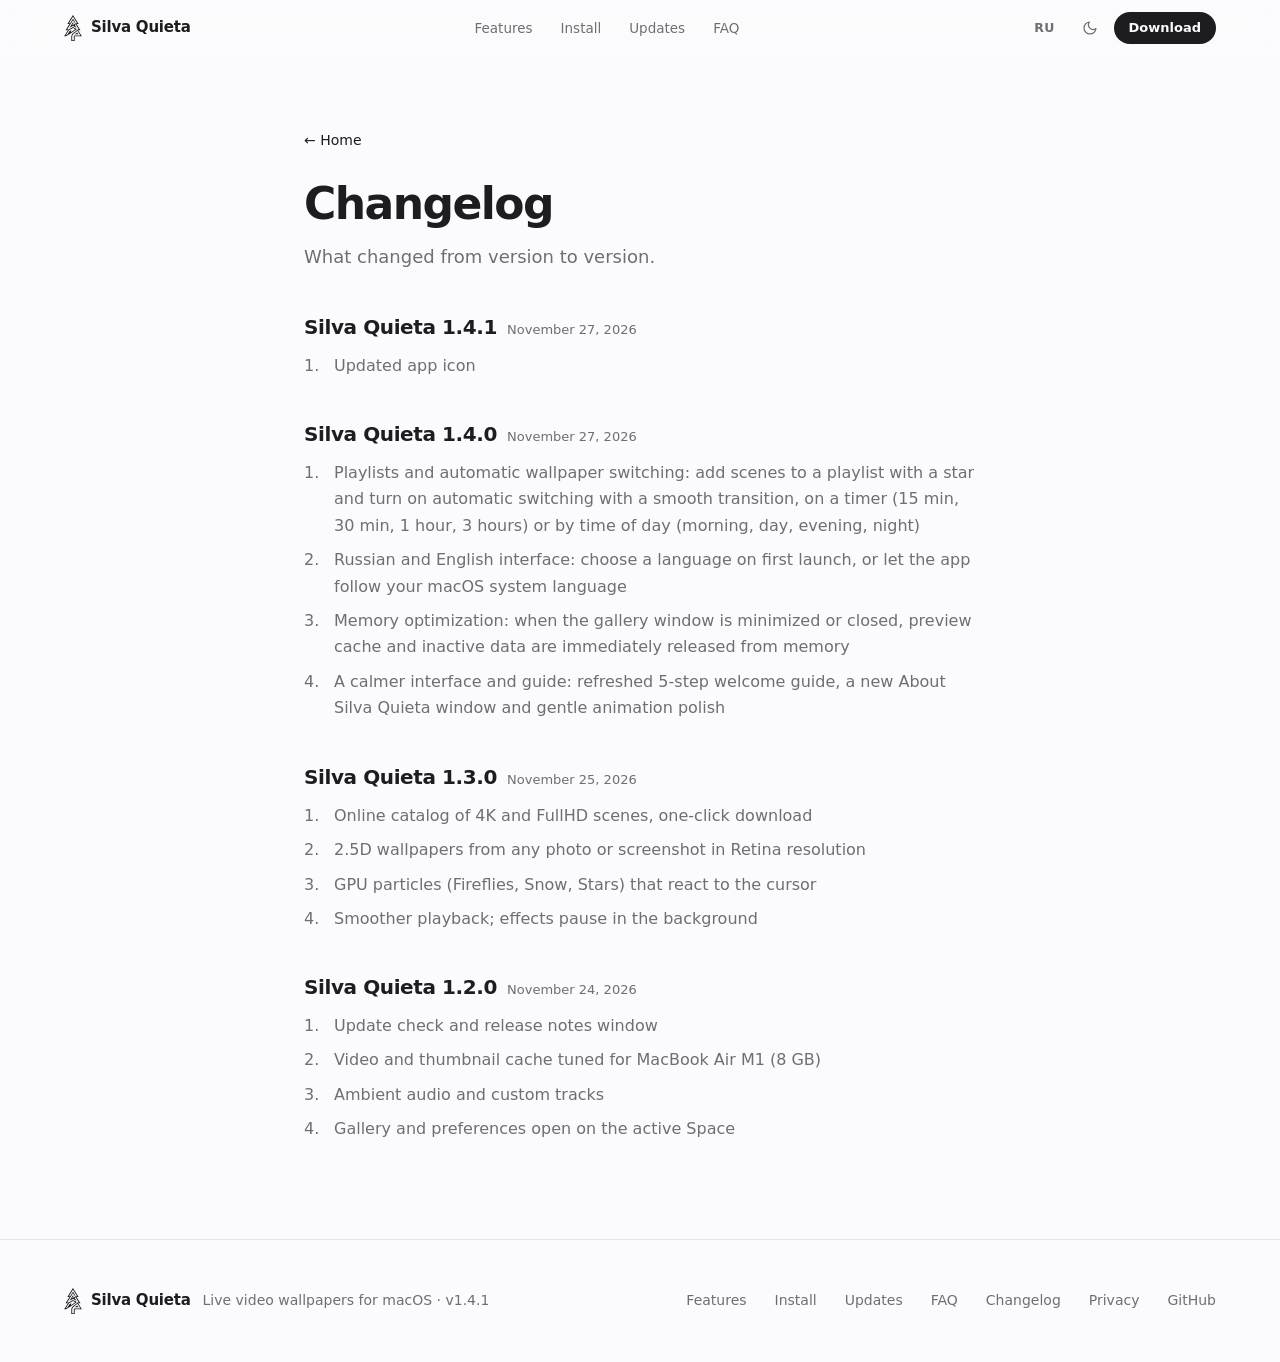
<file: changelog.html>
<!DOCTYPE html>
<html lang="ru" data-theme="dark">
<head>
  <meta charset="UTF-8">
  <meta name="viewport" content="width=device-width, initial-scale=1, viewport-fit=cover">
  <meta name="color-scheme" content="dark light">
  <title data-ru="Список изменений Silva Quieta" data-en="Silva Quieta changelog">Список изменений Silva Quieta</title>
  <meta name="description" content="История версий Silva Quieta." data-ru="История версий Silva Quieta." data-en="Silva Quieta release history.">
  <link rel="canonical" href="https://silvaquieta.com/changelog.html">
  <link rel="icon" href="favicon.ico?v=2" sizes="any">
  <link rel="icon" type="image/svg+xml" href="favicon.svg?v=2">
  <link rel="icon" type="image/png" sizes="48x48" href="favicon-48.png?v=2">
  <link rel="icon" type="image/png" sizes="96x96" href="favicon-96.png?v=2">
  <link rel="icon" type="image/png" sizes="192x192" href="icon-192.png?v=2">
  <link rel="apple-touch-icon" href="apple-touch-icon.png?v=2">
  <meta property="og:site_name" content="Silva Quieta">
  <meta property="og:type" content="website">
  <meta property="og:url" content="https://silvaquieta.com/changelog.html">
  <meta property="og:title" content="Список изменений Silva Quieta">
  <meta property="og:description" content="История версий Silva Quieta.">
  <script>(function(){var d=document.documentElement,l,t;
try{l=localStorage.getItem('sq-lang');t=localStorage.getItem('sq-theme')}catch(e){}
if(l!=='ru'&&l!=='en'){l=/^en/i.test(navigator.language||'')?'en':'ru'}
if(t!=='dark'&&t!=='light'){t=window.matchMedia&&matchMedia('(prefers-color-scheme: light)').matches?'light':'dark'}
d.lang=l;d.setAttribute('data-theme',t);d.classList.add('js');
var el=document.querySelector('title');if(el&&el.getAttribute('data-'+l))document.title=el.getAttribute('data-'+l);})();</script>
  <link rel="stylesheet" href="style.css?v=1.4.1">
</head>
<body>
  <header class="topbar">
    <div class="wrap bar">
      <a href="index.html" class="logo"><svg width="18" height="26" viewBox="0 0 385.00 562.25" fill="currentColor" fill-rule="evenodd" aria-hidden="true"><path d="M309.50 418.00 283.25 376.00 282.25 375.75 241.00 408.50 228.75 417.50 228.50 418.50 309.25 418.50ZM193.00 0.00 191.75 0.50 164.25 45.25 69.75 195.25 70.00 196.25 115.75 196.00 116.50 197.25 30.50 331.75 30.75 332.25 79.25 332.25 79.75 333.50 0.00 459.25 0.25 460.00 26.75 459.75 36.25 458.25 51.25 453.00 70.00 443.00 139.75 400.00 195.50 363.25 233.00 336.75 273.50 305.50 273.50 304.75 200.50 264.75 193.25 261.00 192.00 261.00 96.50 312.75 94.50 313.50 65.50 313.50 65.00 312.75 191.75 115.25 192.75 115.00 193.75 116.00 227.25 168.50 228.75 168.25 243.25 159.50 194.25 81.50 192.25 79.50 130.50 175.75 128.75 177.50 104.75 177.50 104.00 177.00 107.25 170.75 175.00 64.00 191.50 37.25 193.00 36.50 281.25 177.00 280.50 177.50 255.25 177.50 252.25 178.75 194.50 213.50 169.50 227.25 169.25 226.50 193.00 190.50 207.50 180.75 207.25 179.00 203.25 173.75 192.50 156.75 191.75 157.00 126.75 257.75 114.25 278.25 126.75 272.00 188.00 238.25 193.00 236.50 195.75 237.25 254.50 270.00 271.00 278.50 230.25 214.25 230.25 213.50 232.75 211.50 248.75 202.00 253.50 208.25 265.75 228.25 275.50 242.75 319.25 311.75 319.50 313.00 319.00 313.50 299.75 313.75 295.25 314.75 289.50 317.75 242.50 355.00 219.25 372.50 191.75 395.00 181.50 405.25 171.75 418.00 165.50 429.25 161.75 438.25 158.50 449.00 156.50 460.75 155.75 472.50 156.00 562.25 228.75 562.00 229.00 464.25 229.75 462.00 232.25 460.00 384.50 460.00 385.00 459.50 305.00 333.25 305.50 332.25 354.00 332.25 354.00 331.25 268.25 197.00 269.25 196.00 315.00 196.25 315.25 195.50 221.25 46.00ZM288.75 343.25 350.50 439.75 350.50 440.75 350.00 441.25 231.00 441.25 227.75 441.75 222.25 443.75 218.25 446.50 214.75 450.25 211.75 455.75 210.50 460.75 210.25 543.00 209.00 543.75 175.25 543.50 174.50 542.75 174.75 466.75 176.25 456.00 178.25 448.25 181.25 440.25 185.25 432.00 191.25 422.75 196.50 416.50 209.75 404.00 288.00 343.00ZM238.50 307.50 238.50 308.50 233.75 312.75 209.75 330.50 149.25 371.50 148.25 370.50 155.25 328.25 122.25 345.75 119.75 348.25 75.50 417.00 68.00 422.50 54.75 430.50 38.75 438.50 35.50 439.00 40.25 430.50 104.50 330.00 106.50 328.25 192.00 282.25 193.50 282.50Z"/></svg><span>Silva Quieta</span></a>
      <nav class="menu" id="menu" aria-label="Main">
        <a href="index.html#features"><span class="ru">Возможности</span><span class="en">Features</span></a>
        <a href="index.html#install"><span class="ru">Установка</span><span class="en">Install</span></a>
        <a href="index.html#updates"><span class="ru">Обновления</span><span class="en">Updates</span></a>
        <a href="index.html#faq"><span class="ru">Вопросы</span><span class="en">FAQ</span></a>
      </nav>
      <div class="controls">
        <button id="lang-btn" class="icon-btn text" type="button" aria-label="Language"><span class="ru">EN</span><span class="en">RU</span></button>
        <button id="theme-btn" class="icon-btn" type="button" aria-label="Theme"><svg class="i-sun" width="16" height="16" viewBox="0 0 24 24" fill="none" stroke="currentColor" stroke-width="1.8" stroke-linecap="round" aria-hidden="true"><circle cx="12" cy="12" r="4"/><path d="M12 2v2M12 20v2M4.9 4.9l1.4 1.4M17.7 17.7l1.4 1.4M2 12h2M20 12h2M4.9 19.1l1.4-1.4M17.7 6.3l1.4-1.4"/></svg><svg class="i-moon" width="16" height="16" viewBox="0 0 24 24" fill="none" stroke="currentColor" stroke-width="1.8" stroke-linecap="round" stroke-linejoin="round" aria-hidden="true"><path d="M21 12.8A9 9 0 1 1 11.2 3a7 7 0 0 0 9.8 9.8z"/></svg></button>
        <a href="https://github.com/matviukuzmenko-cloud/silva-quieta/releases/latest/download/Silva.Quieta.dmg" class="btn sm" data-dl><span class="ru">Скачать</span><span class="en">Download</span></a>
        <button id="menu-btn" class="icon-btn burger" type="button" aria-label="Menu" aria-expanded="false" aria-controls="menu"><svg width="16" height="16" viewBox="0 0 24 24" fill="none" stroke="currentColor" stroke-width="1.8" stroke-linecap="round" aria-hidden="true"><path d="M4 7h16M4 12h16M4 17h16"/></svg></button>
      </div>
    </div>
  </header>

  <main class="wrap prose">
    <a class="back" href="index.html"><span class="ru">← На главную</span><span class="en">← Home</span></a>
    <h1><span class="ru">Обновления</span><span class="en">Changelog</span></h1>
    <p class="ru sub-lead">Что менялось от версии к версии.</p>
<p class="en sub-lead">What changed from version to version.</p>
    <h2>Silva Quieta 1.4.1<time datetime="2026-11-27"><span class="ru">27 ноября 2026</span><span class="en">November 27, 2026</span></time></h2>
    <ol class="plain">
      <li><span class="ru">Обновлена иконка приложения</span><span class="en">Updated app icon</span></li>
    </ol>
    <h2>Silva Quieta 1.4.0<time datetime="2026-11-27"><span class="ru">27 ноября 2026</span><span class="en">November 27, 2026</span></time></h2>
    <ol class="plain">
      <li><span class="ru">Плейлисты и автосмена обоев: добавляйте сцены в плейлист звёздочкой и включайте автоматическую смену с плавным переходом по таймеру (15 мин, 30 мин, 1 час, 3 часа) или по времени суток (утро, день, вечер, ночь)</span><span class="en">Playlists and automatic wallpaper switching: add scenes to a playlist with a star and turn on automatic switching with a smooth transition, on a timer (15 min, 30 min, 1 hour, 3 hours) or by time of day (morning, day, evening, night)</span></li>
      <li><span class="ru">Русский и английский интерфейс: выбор языка при первом запуске и автоматическая подстройка под язык системы macOS</span><span class="en">Russian and English interface: choose a language on first launch, or let the app follow your macOS system language</span></li>
      <li><span class="ru">Оптимизация оперативной памяти: при сворачивании или закрытии окна галереи кэш превью и неактивные данные сразу выгружаются из памяти</span><span class="en">Memory optimization: when the gallery window is minimized or closed, preview cache and inactive data are immediately released from memory</span></li>
      <li><span class="ru">Спокойный интерфейс и гайд: обновлён приветственный гайд из 5 шагов, добавлено окно «О Silva Quieta» и мягкая полировка анимаций</span><span class="en">A calmer interface and guide: refreshed 5-step welcome guide, a new About Silva Quieta window and gentle animation polish</span></li>
    </ol>
    <h2>Silva Quieta 1.3.0<time datetime="2026-11-25"><span class="ru">25 ноября 2026</span><span class="en">November 25, 2026</span></time></h2>
    <ol class="plain">
      <li><span class="ru">Онлайн-каталог 4K и FullHD сцен, загрузка в один клик</span><span class="en">Online catalog of 4K and FullHD scenes, one-click download</span></li>
      <li><span class="ru">2.5D-обои из любого фото или скриншота в Retina-разрешении</span><span class="en">2.5D wallpapers from any photo or screenshot in Retina resolution</span></li>
      <li><span class="ru">GPU-частицы «Светлячки», «Снег» и «Звёзды», реагирующие на курсор</span><span class="en">GPU particles (Fireflies, Snow, Stars) that react to the cursor</span></li>
      <li><span class="ru">Воспроизведение стало ровнее, эффекты в фоне ставятся на паузу</span><span class="en">Smoother playback; effects pause in the background</span></li>
    </ol>
    <h2>Silva Quieta 1.2.0<time datetime="2026-11-24"><span class="ru">24 ноября 2026</span><span class="en">November 24, 2026</span></time></h2>
    <ol class="plain">
      <li><span class="ru">Проверка обновлений и окно со списком изменений</span><span class="en">Update check and release notes window</span></li>
      <li><span class="ru">Кэш видео и миниатюр под MacBook Air M1 (8 ГБ)</span><span class="en">Video and thumbnail cache tuned for MacBook Air M1 (8 GB)</span></li>
      <li><span class="ru">Фоновый звук и свои аудиодорожки</span><span class="en">Ambient audio and custom tracks</span></li>
      <li><span class="ru">Галерея и настройки открываются на активном Spaces</span><span class="en">Gallery and preferences open on the active Space</span></li>
    </ol>
  </main>

  <footer class="site-footer">
    <div class="wrap foot">
      <div class="foot-brand">
        <a href="index.html" class="logo"><svg width="18" height="26" viewBox="0 0 385.00 562.25" fill="currentColor" fill-rule="evenodd" aria-hidden="true"><path d="M309.50 418.00 283.25 376.00 282.25 375.75 241.00 408.50 228.75 417.50 228.50 418.50 309.25 418.50ZM193.00 0.00 191.75 0.50 164.25 45.25 69.75 195.25 70.00 196.25 115.75 196.00 116.50 197.25 30.50 331.75 30.75 332.25 79.25 332.25 79.75 333.50 0.00 459.25 0.25 460.00 26.75 459.75 36.25 458.25 51.25 453.00 70.00 443.00 139.75 400.00 195.50 363.25 233.00 336.75 273.50 305.50 273.50 304.75 200.50 264.75 193.25 261.00 192.00 261.00 96.50 312.75 94.50 313.50 65.50 313.50 65.00 312.75 191.75 115.25 192.75 115.00 193.75 116.00 227.25 168.50 228.75 168.25 243.25 159.50 194.25 81.50 192.25 79.50 130.50 175.75 128.75 177.50 104.75 177.50 104.00 177.00 107.25 170.75 175.00 64.00 191.50 37.25 193.00 36.50 281.25 177.00 280.50 177.50 255.25 177.50 252.25 178.75 194.50 213.50 169.50 227.25 169.25 226.50 193.00 190.50 207.50 180.75 207.25 179.00 203.25 173.75 192.50 156.75 191.75 157.00 126.75 257.75 114.25 278.25 126.75 272.00 188.00 238.25 193.00 236.50 195.75 237.25 254.50 270.00 271.00 278.50 230.25 214.25 230.25 213.50 232.75 211.50 248.75 202.00 253.50 208.25 265.75 228.25 275.50 242.75 319.25 311.75 319.50 313.00 319.00 313.50 299.75 313.75 295.25 314.75 289.50 317.75 242.50 355.00 219.25 372.50 191.75 395.00 181.50 405.25 171.75 418.00 165.50 429.25 161.75 438.25 158.50 449.00 156.50 460.75 155.75 472.50 156.00 562.25 228.75 562.00 229.00 464.25 229.75 462.00 232.25 460.00 384.50 460.00 385.00 459.50 305.00 333.25 305.50 332.25 354.00 332.25 354.00 331.25 268.25 197.00 269.25 196.00 315.00 196.25 315.25 195.50 221.25 46.00ZM288.75 343.25 350.50 439.75 350.50 440.75 350.00 441.25 231.00 441.25 227.75 441.75 222.25 443.75 218.25 446.50 214.75 450.25 211.75 455.75 210.50 460.75 210.25 543.00 209.00 543.75 175.25 543.50 174.50 542.75 174.75 466.75 176.25 456.00 178.25 448.25 181.25 440.25 185.25 432.00 191.25 422.75 196.50 416.50 209.75 404.00 288.00 343.00ZM238.50 307.50 238.50 308.50 233.75 312.75 209.75 330.50 149.25 371.50 148.25 370.50 155.25 328.25 122.25 345.75 119.75 348.25 75.50 417.00 68.00 422.50 54.75 430.50 38.75 438.50 35.50 439.00 40.25 430.50 104.50 330.00 106.50 328.25 192.00 282.25 193.50 282.50Z"/></svg><span>Silva Quieta</span></a>
        <span class="foot-note"><span class="ru">Живые видео-обои для macOS</span><span class="en">Live video wallpapers for macOS</span> · v<span data-ver>1.4.1</span></span>
      </div>
      <nav class="foot-links" aria-label="Footer">
        <a href="index.html#features"><span class="ru">Возможности</span><span class="en">Features</span></a>
        <a href="index.html#install"><span class="ru">Установка</span><span class="en">Install</span></a>
        <a href="index.html#updates"><span class="ru">Обновления</span><span class="en">Updates</span></a>
        <a href="index.html#faq"><span class="ru">Вопросы</span><span class="en">FAQ</span></a>
        <a href="changelog.html"><span class="ru">Изменения</span><span class="en">Changelog</span></a>
        <a href="privacy.html"><span class="ru">Приватность</span><span class="en">Privacy</span></a>
        <a href="https://github.com/matviukuzmenko-cloud/silva-quieta">GitHub</a>
      </nav>
    </div>
  </footer>

  <script src="script.js?v=1.4.1"></script>
</body>
</html>
</file>
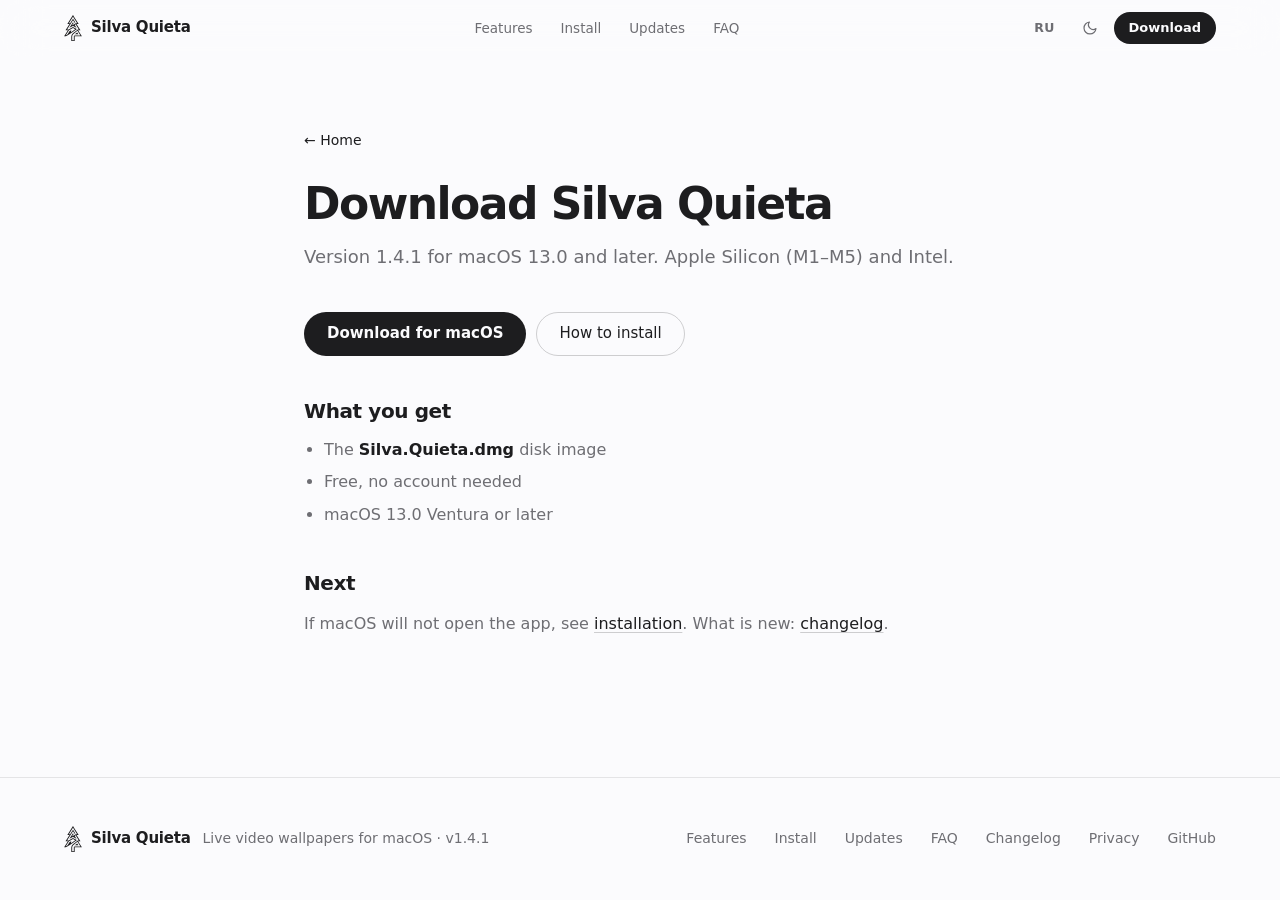
<file: download.html>
<!DOCTYPE html>
<html lang="ru" data-theme="dark">
<head>
  <meta charset="UTF-8">
  <meta name="viewport" content="width=device-width, initial-scale=1, viewport-fit=cover">
  <meta name="color-scheme" content="dark light">
  <title data-ru="Скачать Silva Quieta для macOS" data-en="Download Silva Quieta for macOS">Скачать Silva Quieta для macOS</title>
  <meta name="description" content="Скачать Silva Quieta, живые видео-обои для macOS 13 и новее. Apple Silicon и Intel. Бесплатно." data-ru="Скачать Silva Quieta, живые видео-обои для macOS 13 и новее. Apple Silicon и Intel. Бесплатно." data-en="Download Silva Quieta, live video wallpapers for macOS 13 and later. Apple Silicon and Intel. Free.">
  <link rel="canonical" href="https://silvaquieta.com/download.html">
  <link rel="icon" href="favicon.ico?v=2" sizes="any">
  <link rel="icon" type="image/svg+xml" href="favicon.svg?v=2">
  <link rel="icon" type="image/png" sizes="48x48" href="favicon-48.png?v=2">
  <link rel="icon" type="image/png" sizes="96x96" href="favicon-96.png?v=2">
  <link rel="icon" type="image/png" sizes="192x192" href="icon-192.png?v=2">
  <link rel="apple-touch-icon" href="apple-touch-icon.png?v=2">
  <meta property="og:site_name" content="Silva Quieta">
  <meta property="og:type" content="website">
  <meta property="og:url" content="https://silvaquieta.com/download.html">
  <meta property="og:title" content="Скачать Silva Quieta для macOS">
  <meta property="og:description" content="Скачать Silva Quieta, живые видео-обои для macOS 13 и новее. Apple Silicon и Intel. Бесплатно.">
  <script>(function(){var d=document.documentElement,l,t;
try{l=localStorage.getItem('sq-lang');t=localStorage.getItem('sq-theme')}catch(e){}
if(l!=='ru'&&l!=='en'){l=/^en/i.test(navigator.language||'')?'en':'ru'}
if(t!=='dark'&&t!=='light'){t=window.matchMedia&&matchMedia('(prefers-color-scheme: light)').matches?'light':'dark'}
d.lang=l;d.setAttribute('data-theme',t);d.classList.add('js');
var el=document.querySelector('title');if(el&&el.getAttribute('data-'+l))document.title=el.getAttribute('data-'+l);})();</script>
  <link rel="stylesheet" href="style.css?v=1.4.1">
</head>
<body>
  <header class="topbar">
    <div class="wrap bar">
      <a href="index.html" class="logo"><svg width="18" height="26" viewBox="0 0 385.00 562.25" fill="currentColor" fill-rule="evenodd" aria-hidden="true"><path d="M309.50 418.00 283.25 376.00 282.25 375.75 241.00 408.50 228.75 417.50 228.50 418.50 309.25 418.50ZM193.00 0.00 191.75 0.50 164.25 45.25 69.75 195.25 70.00 196.25 115.75 196.00 116.50 197.25 30.50 331.75 30.75 332.25 79.25 332.25 79.75 333.50 0.00 459.25 0.25 460.00 26.75 459.75 36.25 458.25 51.25 453.00 70.00 443.00 139.75 400.00 195.50 363.25 233.00 336.75 273.50 305.50 273.50 304.75 200.50 264.75 193.25 261.00 192.00 261.00 96.50 312.75 94.50 313.50 65.50 313.50 65.00 312.75 191.75 115.25 192.75 115.00 193.75 116.00 227.25 168.50 228.75 168.25 243.25 159.50 194.25 81.50 192.25 79.50 130.50 175.75 128.75 177.50 104.75 177.50 104.00 177.00 107.25 170.75 175.00 64.00 191.50 37.25 193.00 36.50 281.25 177.00 280.50 177.50 255.25 177.50 252.25 178.75 194.50 213.50 169.50 227.25 169.25 226.50 193.00 190.50 207.50 180.75 207.25 179.00 203.25 173.75 192.50 156.75 191.75 157.00 126.75 257.75 114.25 278.25 126.75 272.00 188.00 238.25 193.00 236.50 195.75 237.25 254.50 270.00 271.00 278.50 230.25 214.25 230.25 213.50 232.75 211.50 248.75 202.00 253.50 208.25 265.75 228.25 275.50 242.75 319.25 311.75 319.50 313.00 319.00 313.50 299.75 313.75 295.25 314.75 289.50 317.75 242.50 355.00 219.25 372.50 191.75 395.00 181.50 405.25 171.75 418.00 165.50 429.25 161.75 438.25 158.50 449.00 156.50 460.75 155.75 472.50 156.00 562.25 228.75 562.00 229.00 464.25 229.75 462.00 232.25 460.00 384.50 460.00 385.00 459.50 305.00 333.25 305.50 332.25 354.00 332.25 354.00 331.25 268.25 197.00 269.25 196.00 315.00 196.25 315.25 195.50 221.25 46.00ZM288.75 343.25 350.50 439.75 350.50 440.75 350.00 441.25 231.00 441.25 227.75 441.75 222.25 443.75 218.25 446.50 214.75 450.25 211.75 455.75 210.50 460.75 210.25 543.00 209.00 543.75 175.25 543.50 174.50 542.75 174.75 466.75 176.25 456.00 178.25 448.25 181.25 440.25 185.25 432.00 191.25 422.75 196.50 416.50 209.75 404.00 288.00 343.00ZM238.50 307.50 238.50 308.50 233.75 312.75 209.75 330.50 149.25 371.50 148.25 370.50 155.25 328.25 122.25 345.75 119.75 348.25 75.50 417.00 68.00 422.50 54.75 430.50 38.75 438.50 35.50 439.00 40.25 430.50 104.50 330.00 106.50 328.25 192.00 282.25 193.50 282.50Z"/></svg><span>Silva Quieta</span></a>
      <nav class="menu" id="menu" aria-label="Main">
        <a href="index.html#features"><span class="ru">Возможности</span><span class="en">Features</span></a>
        <a href="index.html#install"><span class="ru">Установка</span><span class="en">Install</span></a>
        <a href="index.html#updates"><span class="ru">Обновления</span><span class="en">Updates</span></a>
        <a href="index.html#faq"><span class="ru">Вопросы</span><span class="en">FAQ</span></a>
      </nav>
      <div class="controls">
        <button id="lang-btn" class="icon-btn text" type="button" aria-label="Language"><span class="ru">EN</span><span class="en">RU</span></button>
        <button id="theme-btn" class="icon-btn" type="button" aria-label="Theme"><svg class="i-sun" width="16" height="16" viewBox="0 0 24 24" fill="none" stroke="currentColor" stroke-width="1.8" stroke-linecap="round" aria-hidden="true"><circle cx="12" cy="12" r="4"/><path d="M12 2v2M12 20v2M4.9 4.9l1.4 1.4M17.7 17.7l1.4 1.4M2 12h2M20 12h2M4.9 19.1l1.4-1.4M17.7 6.3l1.4-1.4"/></svg><svg class="i-moon" width="16" height="16" viewBox="0 0 24 24" fill="none" stroke="currentColor" stroke-width="1.8" stroke-linecap="round" stroke-linejoin="round" aria-hidden="true"><path d="M21 12.8A9 9 0 1 1 11.2 3a7 7 0 0 0 9.8 9.8z"/></svg></button>
        <a href="https://github.com/matviukuzmenko-cloud/silva-quieta/releases/latest/download/Silva.Quieta.dmg" class="btn sm" data-dl><span class="ru">Скачать</span><span class="en">Download</span></a>
        <button id="menu-btn" class="icon-btn burger" type="button" aria-label="Menu" aria-expanded="false" aria-controls="menu"><svg width="16" height="16" viewBox="0 0 24 24" fill="none" stroke="currentColor" stroke-width="1.8" stroke-linecap="round" aria-hidden="true"><path d="M4 7h16M4 12h16M4 17h16"/></svg></button>
      </div>
    </div>
  </header>

  <main class="wrap prose">
    <a class="back" href="index.html"><span class="ru">← На главную</span><span class="en">← Home</span></a>
    <h1><span class="ru">Скачать Silva Quieta</span><span class="en">Download Silva Quieta</span></h1>
    <p class="sub-lead ru">Версия <span data-ver>1.4.1</span> для macOS 13.0 и новее. Apple Silicon (M1–M5) и Intel.</p>
    <p class="sub-lead en">Version <span data-ver>1.4.1</span> for macOS 13.0 and later. Apple Silicon (M1–M5) and Intel.</p>
    <div class="cta-row">
      <a class="btn" href="https://github.com/matviukuzmenko-cloud/silva-quieta/releases/latest/download/Silva.Quieta.dmg" data-dl><span class="ru">Скачать для macOS</span><span class="en">Download for macOS</span></a>
      <a class="btn-ghost" href="install.html"><span class="ru">Как установить</span><span class="en">How to install</span></a>
    </div>
    <h2><span class="ru">Что внутри</span><span class="en">What you get</span></h2>
    <ul>
      <li><span class="ru">Файл <strong>Silva.Quieta.dmg</strong></span><span class="en">The <strong>Silva.Quieta.dmg</strong> disk image</span></li>
      <li><span class="ru">Бесплатно, аккаунт не нужен</span><span class="en">Free, no account needed</span></li>
      <li><span class="ru">macOS 13.0 Ventura или новее</span><span class="en">macOS 13.0 Ventura or later</span></li>
    </ul>
    <h2><span class="ru">Дальше</span><span class="en">Next</span></h2>
    <p class="ru">Если macOS не даёт открыть приложение, смотрите <a href="install.html">установку</a>. Что нового: <a href="changelog.html">обновления</a>.</p>
<p class="en">If macOS will not open the app, see <a href="install.html">installation</a>. What is new: <a href="changelog.html">changelog</a>.</p>
  </main>

  <footer class="site-footer">
    <div class="wrap foot">
      <div class="foot-brand">
        <a href="index.html" class="logo"><svg width="18" height="26" viewBox="0 0 385.00 562.25" fill="currentColor" fill-rule="evenodd" aria-hidden="true"><path d="M309.50 418.00 283.25 376.00 282.25 375.75 241.00 408.50 228.75 417.50 228.50 418.50 309.25 418.50ZM193.00 0.00 191.75 0.50 164.25 45.25 69.75 195.25 70.00 196.25 115.75 196.00 116.50 197.25 30.50 331.75 30.75 332.25 79.25 332.25 79.75 333.50 0.00 459.25 0.25 460.00 26.75 459.75 36.25 458.25 51.25 453.00 70.00 443.00 139.75 400.00 195.50 363.25 233.00 336.75 273.50 305.50 273.50 304.75 200.50 264.75 193.25 261.00 192.00 261.00 96.50 312.75 94.50 313.50 65.50 313.50 65.00 312.75 191.75 115.25 192.75 115.00 193.75 116.00 227.25 168.50 228.75 168.25 243.25 159.50 194.25 81.50 192.25 79.50 130.50 175.75 128.75 177.50 104.75 177.50 104.00 177.00 107.25 170.75 175.00 64.00 191.50 37.25 193.00 36.50 281.25 177.00 280.50 177.50 255.25 177.50 252.25 178.75 194.50 213.50 169.50 227.25 169.25 226.50 193.00 190.50 207.50 180.75 207.25 179.00 203.25 173.75 192.50 156.75 191.75 157.00 126.75 257.75 114.25 278.25 126.75 272.00 188.00 238.25 193.00 236.50 195.75 237.25 254.50 270.00 271.00 278.50 230.25 214.25 230.25 213.50 232.75 211.50 248.75 202.00 253.50 208.25 265.75 228.25 275.50 242.75 319.25 311.75 319.50 313.00 319.00 313.50 299.75 313.75 295.25 314.75 289.50 317.75 242.50 355.00 219.25 372.50 191.75 395.00 181.50 405.25 171.75 418.00 165.50 429.25 161.75 438.25 158.50 449.00 156.50 460.75 155.75 472.50 156.00 562.25 228.75 562.00 229.00 464.25 229.75 462.00 232.25 460.00 384.50 460.00 385.00 459.50 305.00 333.25 305.50 332.25 354.00 332.25 354.00 331.25 268.25 197.00 269.25 196.00 315.00 196.25 315.25 195.50 221.25 46.00ZM288.75 343.25 350.50 439.75 350.50 440.75 350.00 441.25 231.00 441.25 227.75 441.75 222.25 443.75 218.25 446.50 214.75 450.25 211.75 455.75 210.50 460.75 210.25 543.00 209.00 543.75 175.25 543.50 174.50 542.75 174.75 466.75 176.25 456.00 178.25 448.25 181.25 440.25 185.25 432.00 191.25 422.75 196.50 416.50 209.75 404.00 288.00 343.00ZM238.50 307.50 238.50 308.50 233.75 312.75 209.75 330.50 149.25 371.50 148.25 370.50 155.25 328.25 122.25 345.75 119.75 348.25 75.50 417.00 68.00 422.50 54.75 430.50 38.75 438.50 35.50 439.00 40.25 430.50 104.50 330.00 106.50 328.25 192.00 282.25 193.50 282.50Z"/></svg><span>Silva Quieta</span></a>
        <span class="foot-note"><span class="ru">Живые видео-обои для macOS</span><span class="en">Live video wallpapers for macOS</span> · v<span data-ver>1.4.1</span></span>
      </div>
      <nav class="foot-links" aria-label="Footer">
        <a href="index.html#features"><span class="ru">Возможности</span><span class="en">Features</span></a>
        <a href="index.html#install"><span class="ru">Установка</span><span class="en">Install</span></a>
        <a href="index.html#updates"><span class="ru">Обновления</span><span class="en">Updates</span></a>
        <a href="index.html#faq"><span class="ru">Вопросы</span><span class="en">FAQ</span></a>
        <a href="changelog.html"><span class="ru">Изменения</span><span class="en">Changelog</span></a>
        <a href="privacy.html"><span class="ru">Приватность</span><span class="en">Privacy</span></a>
        <a href="https://github.com/matviukuzmenko-cloud/silva-quieta">GitHub</a>
      </nav>
    </div>
  </footer>

  <script src="script.js?v=1.4.1"></script>
</body>
</html>
</file>
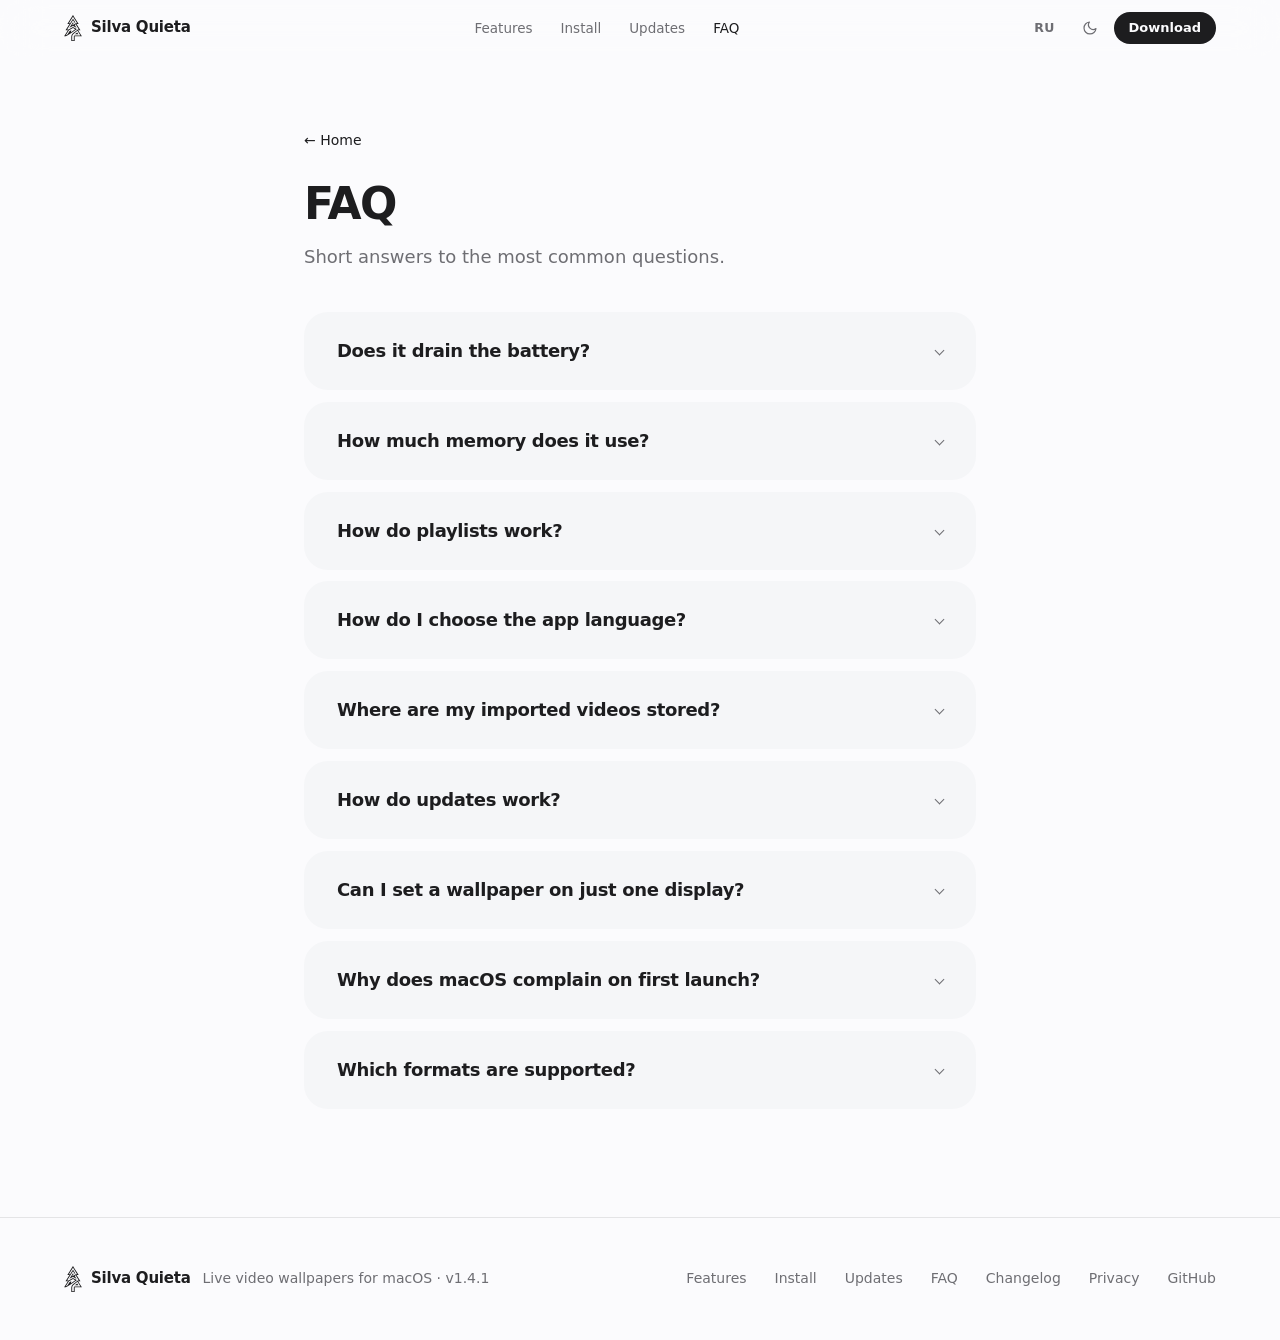
<file: faq.html>
<!DOCTYPE html>
<html lang="ru" data-theme="dark">
<head>
  <meta charset="UTF-8">
  <meta name="viewport" content="width=device-width, initial-scale=1, viewport-fit=cover">
  <meta name="color-scheme" content="dark light">
  <title data-ru="Вопросы и ответы о Silva Quieta" data-en="Silva Quieta FAQ">Вопросы и ответы о Silva Quieta</title>
  <meta name="description" content="Ответы на частые вопросы о Silva Quieta: батарея, память, обновления, мониторы, форматы." data-ru="Ответы на частые вопросы о Silva Quieta: батарея, память, обновления, мониторы, форматы." data-en="Answers to common questions about Silva Quieta: battery, memory, updates, displays, formats.">
  <link rel="canonical" href="https://silvaquieta.com/faq.html">
  <link rel="icon" href="favicon.ico?v=2" sizes="any">
  <link rel="icon" type="image/svg+xml" href="favicon.svg?v=2">
  <link rel="icon" type="image/png" sizes="48x48" href="favicon-48.png?v=2">
  <link rel="icon" type="image/png" sizes="96x96" href="favicon-96.png?v=2">
  <link rel="icon" type="image/png" sizes="192x192" href="icon-192.png?v=2">
  <link rel="apple-touch-icon" href="apple-touch-icon.png?v=2">
  <meta property="og:site_name" content="Silva Quieta">
  <meta property="og:type" content="website">
  <meta property="og:url" content="https://silvaquieta.com/faq.html">
  <meta property="og:title" content="Вопросы и ответы о Silva Quieta">
  <meta property="og:description" content="Ответы на частые вопросы о Silva Quieta: батарея, память, обновления, мониторы, форматы.">
  <script>(function(){var d=document.documentElement,l,t;
try{l=localStorage.getItem('sq-lang');t=localStorage.getItem('sq-theme')}catch(e){}
if(l!=='ru'&&l!=='en'){l=/^en/i.test(navigator.language||'')?'en':'ru'}
if(t!=='dark'&&t!=='light'){t=window.matchMedia&&matchMedia('(prefers-color-scheme: light)').matches?'light':'dark'}
d.lang=l;d.setAttribute('data-theme',t);d.classList.add('js');
var el=document.querySelector('title');if(el&&el.getAttribute('data-'+l))document.title=el.getAttribute('data-'+l);})();</script>
  <link rel="stylesheet" href="style.css?v=1.4.1">
</head>
<body>
  <header class="topbar">
    <div class="wrap bar">
      <a href="index.html" class="logo"><svg width="18" height="26" viewBox="0 0 385.00 562.25" fill="currentColor" fill-rule="evenodd" aria-hidden="true"><path d="M309.50 418.00 283.25 376.00 282.25 375.75 241.00 408.50 228.75 417.50 228.50 418.50 309.25 418.50ZM193.00 0.00 191.75 0.50 164.25 45.25 69.75 195.25 70.00 196.25 115.75 196.00 116.50 197.25 30.50 331.75 30.75 332.25 79.25 332.25 79.75 333.50 0.00 459.25 0.25 460.00 26.75 459.75 36.25 458.25 51.25 453.00 70.00 443.00 139.75 400.00 195.50 363.25 233.00 336.75 273.50 305.50 273.50 304.75 200.50 264.75 193.25 261.00 192.00 261.00 96.50 312.75 94.50 313.50 65.50 313.50 65.00 312.75 191.75 115.25 192.75 115.00 193.75 116.00 227.25 168.50 228.75 168.25 243.25 159.50 194.25 81.50 192.25 79.50 130.50 175.75 128.75 177.50 104.75 177.50 104.00 177.00 107.25 170.75 175.00 64.00 191.50 37.25 193.00 36.50 281.25 177.00 280.50 177.50 255.25 177.50 252.25 178.75 194.50 213.50 169.50 227.25 169.25 226.50 193.00 190.50 207.50 180.75 207.25 179.00 203.25 173.75 192.50 156.75 191.75 157.00 126.75 257.75 114.25 278.25 126.75 272.00 188.00 238.25 193.00 236.50 195.75 237.25 254.50 270.00 271.00 278.50 230.25 214.25 230.25 213.50 232.75 211.50 248.75 202.00 253.50 208.25 265.75 228.25 275.50 242.75 319.25 311.75 319.50 313.00 319.00 313.50 299.75 313.75 295.25 314.75 289.50 317.75 242.50 355.00 219.25 372.50 191.75 395.00 181.50 405.25 171.75 418.00 165.50 429.25 161.75 438.25 158.50 449.00 156.50 460.75 155.75 472.50 156.00 562.25 228.75 562.00 229.00 464.25 229.75 462.00 232.25 460.00 384.50 460.00 385.00 459.50 305.00 333.25 305.50 332.25 354.00 332.25 354.00 331.25 268.25 197.00 269.25 196.00 315.00 196.25 315.25 195.50 221.25 46.00ZM288.75 343.25 350.50 439.75 350.50 440.75 350.00 441.25 231.00 441.25 227.75 441.75 222.25 443.75 218.25 446.50 214.75 450.25 211.75 455.75 210.50 460.75 210.25 543.00 209.00 543.75 175.25 543.50 174.50 542.75 174.75 466.75 176.25 456.00 178.25 448.25 181.25 440.25 185.25 432.00 191.25 422.75 196.50 416.50 209.75 404.00 288.00 343.00ZM238.50 307.50 238.50 308.50 233.75 312.75 209.75 330.50 149.25 371.50 148.25 370.50 155.25 328.25 122.25 345.75 119.75 348.25 75.50 417.00 68.00 422.50 54.75 430.50 38.75 438.50 35.50 439.00 40.25 430.50 104.50 330.00 106.50 328.25 192.00 282.25 193.50 282.50Z"/></svg><span>Silva Quieta</span></a>
      <nav class="menu" id="menu" aria-label="Main">
        <a href="index.html#features"><span class="ru">Возможности</span><span class="en">Features</span></a>
        <a href="index.html#install"><span class="ru">Установка</span><span class="en">Install</span></a>
        <a href="index.html#updates"><span class="ru">Обновления</span><span class="en">Updates</span></a>
        <a href="index.html#faq" class="active" aria-current="page"><span class="ru">Вопросы</span><span class="en">FAQ</span></a>
      </nav>
      <div class="controls">
        <button id="lang-btn" class="icon-btn text" type="button" aria-label="Language"><span class="ru">EN</span><span class="en">RU</span></button>
        <button id="theme-btn" class="icon-btn" type="button" aria-label="Theme"><svg class="i-sun" width="16" height="16" viewBox="0 0 24 24" fill="none" stroke="currentColor" stroke-width="1.8" stroke-linecap="round" aria-hidden="true"><circle cx="12" cy="12" r="4"/><path d="M12 2v2M12 20v2M4.9 4.9l1.4 1.4M17.7 17.7l1.4 1.4M2 12h2M20 12h2M4.9 19.1l1.4-1.4M17.7 6.3l1.4-1.4"/></svg><svg class="i-moon" width="16" height="16" viewBox="0 0 24 24" fill="none" stroke="currentColor" stroke-width="1.8" stroke-linecap="round" stroke-linejoin="round" aria-hidden="true"><path d="M21 12.8A9 9 0 1 1 11.2 3a7 7 0 0 0 9.8 9.8z"/></svg></button>
        <a href="https://github.com/matviukuzmenko-cloud/silva-quieta/releases/latest/download/Silva.Quieta.dmg" class="btn sm" data-dl><span class="ru">Скачать</span><span class="en">Download</span></a>
        <button id="menu-btn" class="icon-btn burger" type="button" aria-label="Menu" aria-expanded="false" aria-controls="menu"><svg width="16" height="16" viewBox="0 0 24 24" fill="none" stroke="currentColor" stroke-width="1.8" stroke-linecap="round" aria-hidden="true"><path d="M4 7h16M4 12h16M4 17h16"/></svg></button>
      </div>
    </div>
  </header>

  <main class="wrap prose">
    <a class="back" href="index.html"><span class="ru">← На главную</span><span class="en">← Home</span></a>
    <h1><span class="ru">Вопросы и ответы</span><span class="en">FAQ</span></h1>
    <p class="ru sub-lead">Коротко о том, о чём спрашивают чаще всего.</p>
<p class="en sub-lead">Short answers to the most common questions.</p>
    <details>
      <summary><span class="ru">Приложение сажает батарею?</span><span class="en">Does it drain the battery?</span></summary>
      <p class="ru">Видео декодируется аппаратно, и энергии на это уходит немного. К тому же по умолчанию включена пауза при работе от аккумулятора и при окнах на весь экран.</p>
<p class="en">Decoding is done in hardware, which costs little energy. On top of that, pausing on battery power and behind full-screen windows is on by default.</p>
    </details>
    <details>
      <summary><span class="ru">Сколько памяти занимает приложение?</span><span class="en">How much memory does it use?</span></summary>
      <p class="ru">На Apple Silicon 45–90 МБ, в зависимости от сцены и разрешения. В кэше удерживается не более двух плееров, а при закрытии или сворачивании галереи кэш миниатюр и неактивных плееров полностью выгружается.</p>
<p class="en">On Apple Silicon, 45–90 MB depending on the scene and resolution. The cache holds at most two players, and when the gallery is closed or minimized, the thumbnail cache and inactive players are fully released.</p>
    </details>
    <details>
      <summary><span class="ru">Как работают плейлисты?</span><span class="en">How do playlists work?</span></summary>
      <p class="ru">Нажмите звёздочку на карточке сцены, и она попадёт в плейлист. Смена идёт по таймеру (15 мин, 30 мин, 1 час, 3 часа) или по времени суток: утро 06:00–12:00, день 12:00–18:00, вечер 18:00–23:00, ночь 23:00–06:00. Включать и выключать её можно из строки меню.</p>
<p class="en">Tap the star on a scene card to add it to the playlist. Switching runs on a timer (15 min, 30 min, 1 hour, 3 hours) or by time of day: morning 06:00–12:00, day 12:00–18:00, evening 18:00–23:00, night 23:00–06:00. You can turn it on and off from the menu bar.</p>
    </details>
    <details>
      <summary><span class="ru">Как выбрать язык приложения?</span><span class="en">How do I choose the app language?</span></summary>
      <p class="ru">Язык предлагается при первом запуске. Если ничего не выбирать, приложение использует язык macOS. Доступны русский и английский.</p>
<p class="en">The language is offered on first launch. If you skip it, the app uses the macOS language. Russian and English are available.</p>
    </details>
    <details>
      <summary><span class="ru">Где лежат добавленные видео?</span><span class="en">Where are my imported videos stored?</span></summary>
      <p class="ru">В папке Application Support. Открыть её можно кнопкой «Открыть папку» в окне галереи или из меню в строке меню.</p>
<p class="en">In the Application Support folder. Open it with the Open Folder button in the gallery window or from the menu bar menu.</p>
    </details>
    <details>
      <summary><span class="ru">Как приходят обновления?</span><span class="en">How do updates work?</span></summary>
      <p class="ru">При запуске и по пункту «Проверить обновления…» программа сверяет версию с silvaquieta.com. Если есть новая, откроется окно со списком изменений и кнопкой загрузки.</p>
<p class="en">At launch and through Check for Updates… the app compares its version with silvaquieta.com. If a newer one exists, a window shows the release notes and a download button.</p>
    </details>
    <details>
      <summary><span class="ru">Можно ли поставить обои только на один монитор?</span><span class="en">Can I set a wallpaper on just one display?</span></summary>
      <p class="ru">Да. Если мониторов два или больше, в галерее появляется переключатель экранов: «Все экраны» или конкретный монитор.</p>
<p class="en">Yes. With two or more displays, a screen switcher appears in the gallery: All displays or a specific one.</p>
    </details>
    <details>
      <summary><span class="ru">Почему macOS ругается при первом запуске?</span><span class="en">Why does macOS complain on first launch?</span></summary>
      <p class="ru">У приложения нет платной нотаризации Apple, а Gatekeeper проверяет её у всех программ вне App Store. Что нажать и какую команду выполнить, описано в разделе <a href="install.html">«Установка»</a>.</p>
<p class="en">The app has no paid Apple notarization, and Gatekeeper checks for it on every app from outside the App Store. What to click and which command to run is in <a href="install.html">Install</a>.</p>
    </details>
    <details>
      <summary><span class="ru">Какие форматы поддерживаются?</span><span class="en">Which formats are supported?</span></summary>
      <p class="ru">Видео: MP4, MOV, M4V. Аудио: MP3, WAV, M4A, AIFF.</p>
<p class="en">Video: MP4, MOV, M4V. Audio: MP3, WAV, M4A, AIFF.</p>
    </details>
  </main>

  <footer class="site-footer">
    <div class="wrap foot">
      <div class="foot-brand">
        <a href="index.html" class="logo"><svg width="18" height="26" viewBox="0 0 385.00 562.25" fill="currentColor" fill-rule="evenodd" aria-hidden="true"><path d="M309.50 418.00 283.25 376.00 282.25 375.75 241.00 408.50 228.75 417.50 228.50 418.50 309.25 418.50ZM193.00 0.00 191.75 0.50 164.25 45.25 69.75 195.25 70.00 196.25 115.75 196.00 116.50 197.25 30.50 331.75 30.75 332.25 79.25 332.25 79.75 333.50 0.00 459.25 0.25 460.00 26.75 459.75 36.25 458.25 51.25 453.00 70.00 443.00 139.75 400.00 195.50 363.25 233.00 336.75 273.50 305.50 273.50 304.75 200.50 264.75 193.25 261.00 192.00 261.00 96.50 312.75 94.50 313.50 65.50 313.50 65.00 312.75 191.75 115.25 192.75 115.00 193.75 116.00 227.25 168.50 228.75 168.25 243.25 159.50 194.25 81.50 192.25 79.50 130.50 175.75 128.75 177.50 104.75 177.50 104.00 177.00 107.25 170.75 175.00 64.00 191.50 37.25 193.00 36.50 281.25 177.00 280.50 177.50 255.25 177.50 252.25 178.75 194.50 213.50 169.50 227.25 169.25 226.50 193.00 190.50 207.50 180.75 207.25 179.00 203.25 173.75 192.50 156.75 191.75 157.00 126.75 257.75 114.25 278.25 126.75 272.00 188.00 238.25 193.00 236.50 195.75 237.25 254.50 270.00 271.00 278.50 230.25 214.25 230.25 213.50 232.75 211.50 248.75 202.00 253.50 208.25 265.75 228.25 275.50 242.75 319.25 311.75 319.50 313.00 319.00 313.50 299.75 313.75 295.25 314.75 289.50 317.75 242.50 355.00 219.25 372.50 191.75 395.00 181.50 405.25 171.75 418.00 165.50 429.25 161.75 438.25 158.50 449.00 156.50 460.75 155.75 472.50 156.00 562.25 228.75 562.00 229.00 464.25 229.75 462.00 232.25 460.00 384.50 460.00 385.00 459.50 305.00 333.25 305.50 332.25 354.00 332.25 354.00 331.25 268.25 197.00 269.25 196.00 315.00 196.25 315.25 195.50 221.25 46.00ZM288.75 343.25 350.50 439.75 350.50 440.75 350.00 441.25 231.00 441.25 227.75 441.75 222.25 443.75 218.25 446.50 214.75 450.25 211.75 455.75 210.50 460.75 210.25 543.00 209.00 543.75 175.25 543.50 174.50 542.75 174.75 466.75 176.25 456.00 178.25 448.25 181.25 440.25 185.25 432.00 191.25 422.75 196.50 416.50 209.75 404.00 288.00 343.00ZM238.50 307.50 238.50 308.50 233.75 312.75 209.75 330.50 149.25 371.50 148.25 370.50 155.25 328.25 122.25 345.75 119.75 348.25 75.50 417.00 68.00 422.50 54.75 430.50 38.75 438.50 35.50 439.00 40.25 430.50 104.50 330.00 106.50 328.25 192.00 282.25 193.50 282.50Z"/></svg><span>Silva Quieta</span></a>
        <span class="foot-note"><span class="ru">Живые видео-обои для macOS</span><span class="en">Live video wallpapers for macOS</span> · v<span data-ver>1.4.1</span></span>
      </div>
      <nav class="foot-links" aria-label="Footer">
        <a href="index.html#features"><span class="ru">Возможности</span><span class="en">Features</span></a>
        <a href="index.html#install"><span class="ru">Установка</span><span class="en">Install</span></a>
        <a href="index.html#updates"><span class="ru">Обновления</span><span class="en">Updates</span></a>
        <a href="index.html#faq"><span class="ru">Вопросы</span><span class="en">FAQ</span></a>
        <a href="changelog.html"><span class="ru">Изменения</span><span class="en">Changelog</span></a>
        <a href="privacy.html"><span class="ru">Приватность</span><span class="en">Privacy</span></a>
        <a href="https://github.com/matviukuzmenko-cloud/silva-quieta">GitHub</a>
      </nav>
    </div>
  </footer>

  <script src="script.js?v=1.4.1"></script>
</body>
</html>
</file>
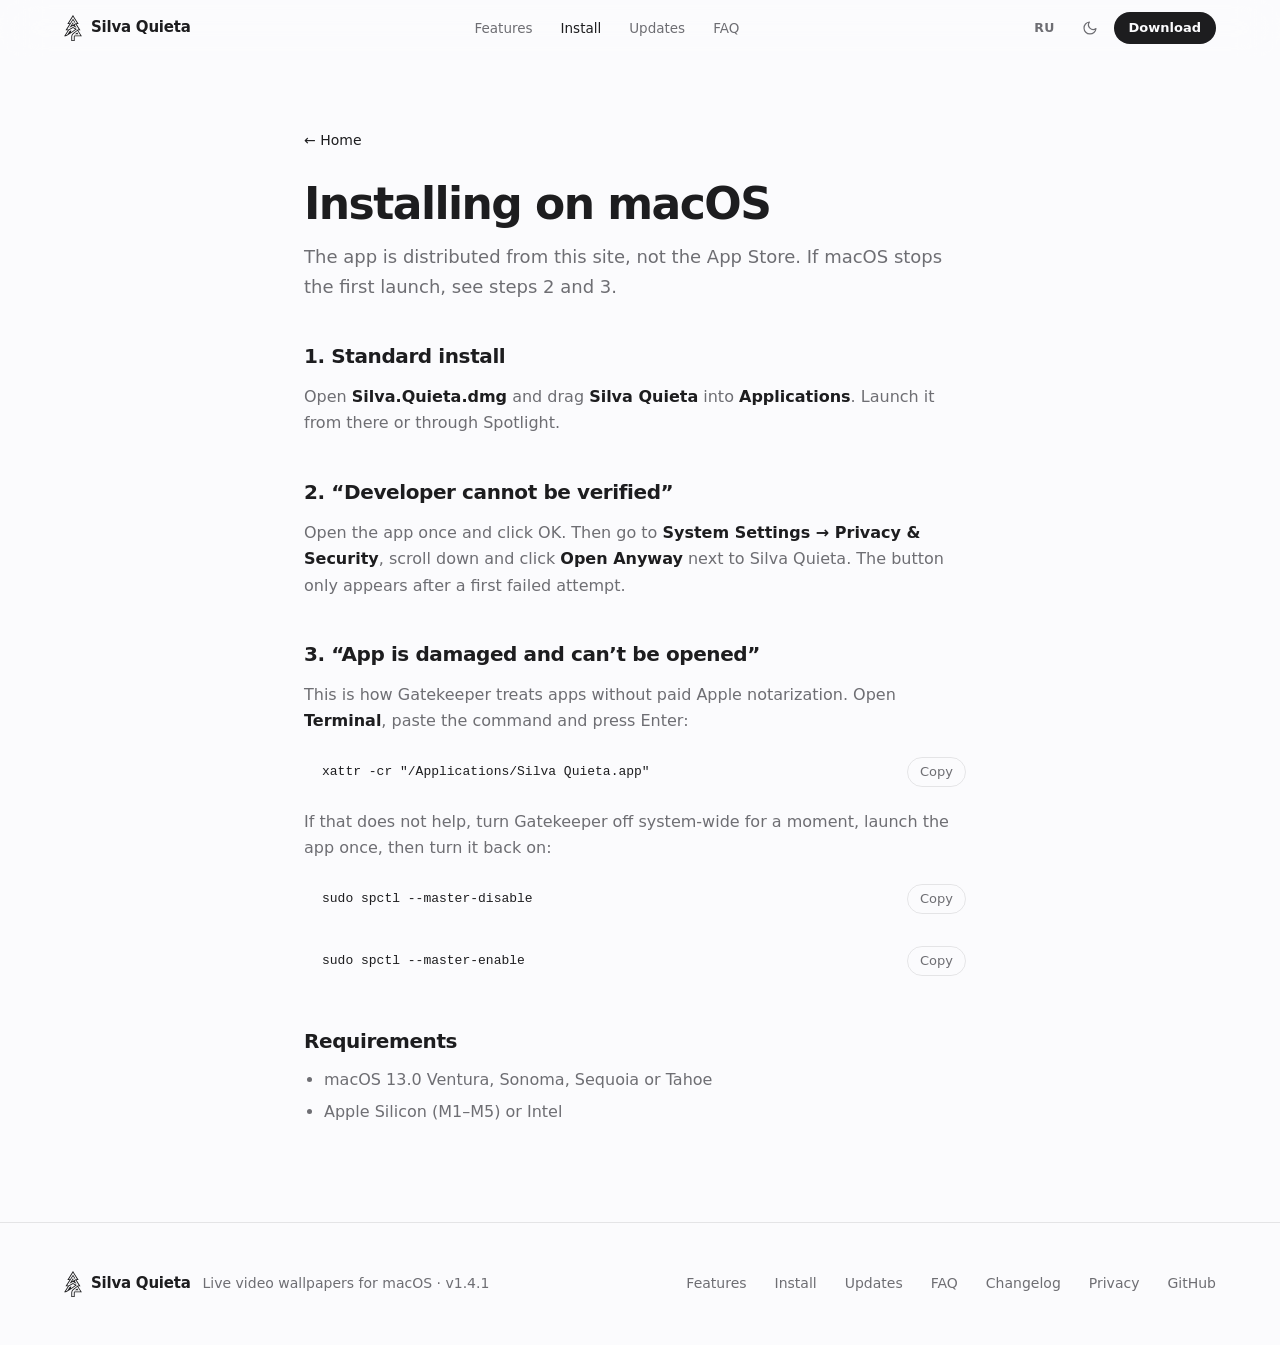
<file: install.html>
<!DOCTYPE html>
<html lang="ru" data-theme="dark">
<head>
  <meta charset="UTF-8">
  <meta name="viewport" content="width=device-width, initial-scale=1, viewport-fit=cover">
  <meta name="color-scheme" content="dark light">
  <title data-ru="Установка Silva Quieta на macOS" data-en="Installing Silva Quieta on macOS">Установка Silva Quieta на macOS</title>
  <meta name="description" content="Как установить Silva Quieta на macOS и что делать, если система не открывает приложение." data-ru="Как установить Silva Quieta на macOS и что делать, если система не открывает приложение." data-en="How to install Silva Quieta on macOS and what to do if the system will not open the app.">
  <link rel="canonical" href="https://silvaquieta.com/install.html">
  <link rel="icon" href="favicon.ico?v=2" sizes="any">
  <link rel="icon" type="image/svg+xml" href="favicon.svg?v=2">
  <link rel="icon" type="image/png" sizes="48x48" href="favicon-48.png?v=2">
  <link rel="icon" type="image/png" sizes="96x96" href="favicon-96.png?v=2">
  <link rel="icon" type="image/png" sizes="192x192" href="icon-192.png?v=2">
  <link rel="apple-touch-icon" href="apple-touch-icon.png?v=2">
  <meta property="og:site_name" content="Silva Quieta">
  <meta property="og:type" content="website">
  <meta property="og:url" content="https://silvaquieta.com/install.html">
  <meta property="og:title" content="Установка Silva Quieta на macOS">
  <meta property="og:description" content="Как установить Silva Quieta на macOS и что делать, если система не открывает приложение.">
  <script>(function(){var d=document.documentElement,l,t;
try{l=localStorage.getItem('sq-lang');t=localStorage.getItem('sq-theme')}catch(e){}
if(l!=='ru'&&l!=='en'){l=/^en/i.test(navigator.language||'')?'en':'ru'}
if(t!=='dark'&&t!=='light'){t=window.matchMedia&&matchMedia('(prefers-color-scheme: light)').matches?'light':'dark'}
d.lang=l;d.setAttribute('data-theme',t);d.classList.add('js');
var el=document.querySelector('title');if(el&&el.getAttribute('data-'+l))document.title=el.getAttribute('data-'+l);})();</script>
  <link rel="stylesheet" href="style.css?v=1.4.1">
</head>
<body>
  <header class="topbar">
    <div class="wrap bar">
      <a href="index.html" class="logo"><svg width="18" height="26" viewBox="0 0 385.00 562.25" fill="currentColor" fill-rule="evenodd" aria-hidden="true"><path d="M309.50 418.00 283.25 376.00 282.25 375.75 241.00 408.50 228.75 417.50 228.50 418.50 309.25 418.50ZM193.00 0.00 191.75 0.50 164.25 45.25 69.75 195.25 70.00 196.25 115.75 196.00 116.50 197.25 30.50 331.75 30.75 332.25 79.25 332.25 79.75 333.50 0.00 459.25 0.25 460.00 26.75 459.75 36.25 458.25 51.25 453.00 70.00 443.00 139.75 400.00 195.50 363.25 233.00 336.75 273.50 305.50 273.50 304.75 200.50 264.75 193.25 261.00 192.00 261.00 96.50 312.75 94.50 313.50 65.50 313.50 65.00 312.75 191.75 115.25 192.75 115.00 193.75 116.00 227.25 168.50 228.75 168.25 243.25 159.50 194.25 81.50 192.25 79.50 130.50 175.75 128.75 177.50 104.75 177.50 104.00 177.00 107.25 170.75 175.00 64.00 191.50 37.25 193.00 36.50 281.25 177.00 280.50 177.50 255.25 177.50 252.25 178.75 194.50 213.50 169.50 227.25 169.25 226.50 193.00 190.50 207.50 180.75 207.25 179.00 203.25 173.75 192.50 156.75 191.75 157.00 126.75 257.75 114.25 278.25 126.75 272.00 188.00 238.25 193.00 236.50 195.75 237.25 254.50 270.00 271.00 278.50 230.25 214.25 230.25 213.50 232.75 211.50 248.75 202.00 253.50 208.25 265.75 228.25 275.50 242.75 319.25 311.75 319.50 313.00 319.00 313.50 299.75 313.75 295.25 314.75 289.50 317.75 242.50 355.00 219.25 372.50 191.75 395.00 181.50 405.25 171.75 418.00 165.50 429.25 161.75 438.25 158.50 449.00 156.50 460.75 155.75 472.50 156.00 562.25 228.75 562.00 229.00 464.25 229.75 462.00 232.25 460.00 384.50 460.00 385.00 459.50 305.00 333.25 305.50 332.25 354.00 332.25 354.00 331.25 268.25 197.00 269.25 196.00 315.00 196.25 315.25 195.50 221.25 46.00ZM288.75 343.25 350.50 439.75 350.50 440.75 350.00 441.25 231.00 441.25 227.75 441.75 222.25 443.75 218.25 446.50 214.75 450.25 211.75 455.75 210.50 460.75 210.25 543.00 209.00 543.75 175.25 543.50 174.50 542.75 174.75 466.75 176.25 456.00 178.25 448.25 181.25 440.25 185.25 432.00 191.25 422.75 196.50 416.50 209.75 404.00 288.00 343.00ZM238.50 307.50 238.50 308.50 233.75 312.75 209.75 330.50 149.25 371.50 148.25 370.50 155.25 328.25 122.25 345.75 119.75 348.25 75.50 417.00 68.00 422.50 54.75 430.50 38.75 438.50 35.50 439.00 40.25 430.50 104.50 330.00 106.50 328.25 192.00 282.25 193.50 282.50Z"/></svg><span>Silva Quieta</span></a>
      <nav class="menu" id="menu" aria-label="Main">
        <a href="index.html#features"><span class="ru">Возможности</span><span class="en">Features</span></a>
        <a href="index.html#install" class="active" aria-current="page"><span class="ru">Установка</span><span class="en">Install</span></a>
        <a href="index.html#updates"><span class="ru">Обновления</span><span class="en">Updates</span></a>
        <a href="index.html#faq"><span class="ru">Вопросы</span><span class="en">FAQ</span></a>
      </nav>
      <div class="controls">
        <button id="lang-btn" class="icon-btn text" type="button" aria-label="Language"><span class="ru">EN</span><span class="en">RU</span></button>
        <button id="theme-btn" class="icon-btn" type="button" aria-label="Theme"><svg class="i-sun" width="16" height="16" viewBox="0 0 24 24" fill="none" stroke="currentColor" stroke-width="1.8" stroke-linecap="round" aria-hidden="true"><circle cx="12" cy="12" r="4"/><path d="M12 2v2M12 20v2M4.9 4.9l1.4 1.4M17.7 17.7l1.4 1.4M2 12h2M20 12h2M4.9 19.1l1.4-1.4M17.7 6.3l1.4-1.4"/></svg><svg class="i-moon" width="16" height="16" viewBox="0 0 24 24" fill="none" stroke="currentColor" stroke-width="1.8" stroke-linecap="round" stroke-linejoin="round" aria-hidden="true"><path d="M21 12.8A9 9 0 1 1 11.2 3a7 7 0 0 0 9.8 9.8z"/></svg></button>
        <a href="https://github.com/matviukuzmenko-cloud/silva-quieta/releases/latest/download/Silva.Quieta.dmg" class="btn sm" data-dl><span class="ru">Скачать</span><span class="en">Download</span></a>
        <button id="menu-btn" class="icon-btn burger" type="button" aria-label="Menu" aria-expanded="false" aria-controls="menu"><svg width="16" height="16" viewBox="0 0 24 24" fill="none" stroke="currentColor" stroke-width="1.8" stroke-linecap="round" aria-hidden="true"><path d="M4 7h16M4 12h16M4 17h16"/></svg></button>
      </div>
    </div>
  </header>

  <main class="wrap prose">
    <a class="back" href="index.html"><span class="ru">← На главную</span><span class="en">← Home</span></a>
    <h1><span class="ru">Установка на macOS</span><span class="en">Installing on macOS</span></h1>
    <p class="ru sub-lead">Программа раздаётся с этого сайта, в App Store её нет. Если macOS остановит первый запуск, откройте шаги 2 и 3.</p>
<p class="en sub-lead">The app is distributed from this site, not the App Store. If macOS stops the first launch, see steps 2 and 3.</p>

    <h2><span class="ru">1. Обычная установка</span><span class="en">1. Standard install</span></h2>
    <p class="ru">Откройте <strong>Silva.Quieta.dmg</strong> и перетащите <strong>Silva Quieta</strong> в папку <strong>Программы</strong>. Запускайте оттуда или через Spotlight.</p>
<p class="en">Open <strong>Silva.Quieta.dmg</strong> and drag <strong>Silva Quieta</strong> into <strong>Applications</strong>. Launch it from there or through Spotlight.</p>

    <h2><span class="ru">2. «Не удалось проверить разработчика»</span><span class="en">2. “Developer cannot be verified”</span></h2>
    <p class="ru">Откройте приложение один раз и нажмите «ОК». Затем зайдите в <strong>Системные настройки → Конфиденциальность и безопасность</strong>, прокрутите вниз и нажмите <strong>«Всё равно открыть»</strong> рядом с Silva Quieta. Кнопка появляется только после первой неудачной попытки.</p>
<p class="en">Open the app once and click OK. Then go to <strong>System Settings → Privacy &amp; Security</strong>, scroll down and click <strong>Open Anyway</strong> next to Silva Quieta. The button only appears after a first failed attempt.</p>

    <h2><span class="ru">3. «Приложение повреждено и не может быть открыто»</span><span class="en">3. “App is damaged and can’t be opened”</span></h2>
    <p class="ru">Так Gatekeeper реагирует на программы без платной нотаризации Apple. Откройте <strong>Терминал</strong>, вставьте команду и нажмите Enter:</p>
<p class="en">This is how Gatekeeper treats apps without paid Apple notarization. Open <strong>Terminal</strong>, paste the command and press Enter:</p>
    <div class="cmd"><code id="c1">xattr -cr "/Applications/Silva Quieta.app"</code><button type="button" class="chip" data-copy="c1"><span class="ru">Копировать</span><span class="en">Copy</span></button></div>
    <p class="ru">Если не помогло, на время отключите проверку Gatekeeper для всей системы, запустите приложение один раз и включите проверку обратно:</p>
<p class="en">If that does not help, turn Gatekeeper off system-wide for a moment, launch the app once, then turn it back on:</p>
    <div class="cmd"><code id="c2">sudo spctl --master-disable</code><button type="button" class="chip" data-copy="c2"><span class="ru">Копировать</span><span class="en">Copy</span></button></div>
    <div class="cmd"><code id="c3">sudo spctl --master-enable</code><button type="button" class="chip" data-copy="c3"><span class="ru">Копировать</span><span class="en">Copy</span></button></div>

    <h2><span class="ru">Требования</span><span class="en">Requirements</span></h2>
    <ul>
      <li><span class="ru">macOS 13.0 Ventura, Sonoma, Sequoia или Tahoe</span><span class="en">macOS 13.0 Ventura, Sonoma, Sequoia or Tahoe</span></li>
      <li><span class="ru">Apple Silicon (M1–M5) или Intel</span><span class="en">Apple Silicon (M1–M5) or Intel</span></li>
    </ul>
  </main>

  <footer class="site-footer">
    <div class="wrap foot">
      <div class="foot-brand">
        <a href="index.html" class="logo"><svg width="18" height="26" viewBox="0 0 385.00 562.25" fill="currentColor" fill-rule="evenodd" aria-hidden="true"><path d="M309.50 418.00 283.25 376.00 282.25 375.75 241.00 408.50 228.75 417.50 228.50 418.50 309.25 418.50ZM193.00 0.00 191.75 0.50 164.25 45.25 69.75 195.25 70.00 196.25 115.75 196.00 116.50 197.25 30.50 331.75 30.75 332.25 79.25 332.25 79.75 333.50 0.00 459.25 0.25 460.00 26.75 459.75 36.25 458.25 51.25 453.00 70.00 443.00 139.75 400.00 195.50 363.25 233.00 336.75 273.50 305.50 273.50 304.75 200.50 264.75 193.25 261.00 192.00 261.00 96.50 312.75 94.50 313.50 65.50 313.50 65.00 312.75 191.75 115.25 192.75 115.00 193.75 116.00 227.25 168.50 228.75 168.25 243.25 159.50 194.25 81.50 192.25 79.50 130.50 175.75 128.75 177.50 104.75 177.50 104.00 177.00 107.25 170.75 175.00 64.00 191.50 37.25 193.00 36.50 281.25 177.00 280.50 177.50 255.25 177.50 252.25 178.75 194.50 213.50 169.50 227.25 169.25 226.50 193.00 190.50 207.50 180.75 207.25 179.00 203.25 173.75 192.50 156.75 191.75 157.00 126.75 257.75 114.25 278.25 126.75 272.00 188.00 238.25 193.00 236.50 195.75 237.25 254.50 270.00 271.00 278.50 230.25 214.25 230.25 213.50 232.75 211.50 248.75 202.00 253.50 208.25 265.75 228.25 275.50 242.75 319.25 311.75 319.50 313.00 319.00 313.50 299.75 313.75 295.25 314.75 289.50 317.75 242.50 355.00 219.25 372.50 191.75 395.00 181.50 405.25 171.75 418.00 165.50 429.25 161.75 438.25 158.50 449.00 156.50 460.75 155.75 472.50 156.00 562.25 228.75 562.00 229.00 464.25 229.75 462.00 232.25 460.00 384.50 460.00 385.00 459.50 305.00 333.25 305.50 332.25 354.00 332.25 354.00 331.25 268.25 197.00 269.25 196.00 315.00 196.25 315.25 195.50 221.25 46.00ZM288.75 343.25 350.50 439.75 350.50 440.75 350.00 441.25 231.00 441.25 227.75 441.75 222.25 443.75 218.25 446.50 214.75 450.25 211.75 455.75 210.50 460.75 210.25 543.00 209.00 543.75 175.25 543.50 174.50 542.75 174.75 466.75 176.25 456.00 178.25 448.25 181.25 440.25 185.25 432.00 191.25 422.75 196.50 416.50 209.75 404.00 288.00 343.00ZM238.50 307.50 238.50 308.50 233.75 312.75 209.75 330.50 149.25 371.50 148.25 370.50 155.25 328.25 122.25 345.75 119.75 348.25 75.50 417.00 68.00 422.50 54.75 430.50 38.75 438.50 35.50 439.00 40.25 430.50 104.50 330.00 106.50 328.25 192.00 282.25 193.50 282.50Z"/></svg><span>Silva Quieta</span></a>
        <span class="foot-note"><span class="ru">Живые видео-обои для macOS</span><span class="en">Live video wallpapers for macOS</span> · v<span data-ver>1.4.1</span></span>
      </div>
      <nav class="foot-links" aria-label="Footer">
        <a href="index.html#features"><span class="ru">Возможности</span><span class="en">Features</span></a>
        <a href="index.html#install"><span class="ru">Установка</span><span class="en">Install</span></a>
        <a href="index.html#updates"><span class="ru">Обновления</span><span class="en">Updates</span></a>
        <a href="index.html#faq"><span class="ru">Вопросы</span><span class="en">FAQ</span></a>
        <a href="changelog.html"><span class="ru">Изменения</span><span class="en">Changelog</span></a>
        <a href="privacy.html"><span class="ru">Приватность</span><span class="en">Privacy</span></a>
        <a href="https://github.com/matviukuzmenko-cloud/silva-quieta">GitHub</a>
      </nav>
    </div>
  </footer>

  <script src="script.js?v=1.4.1"></script>
</body>
</html>
</file>
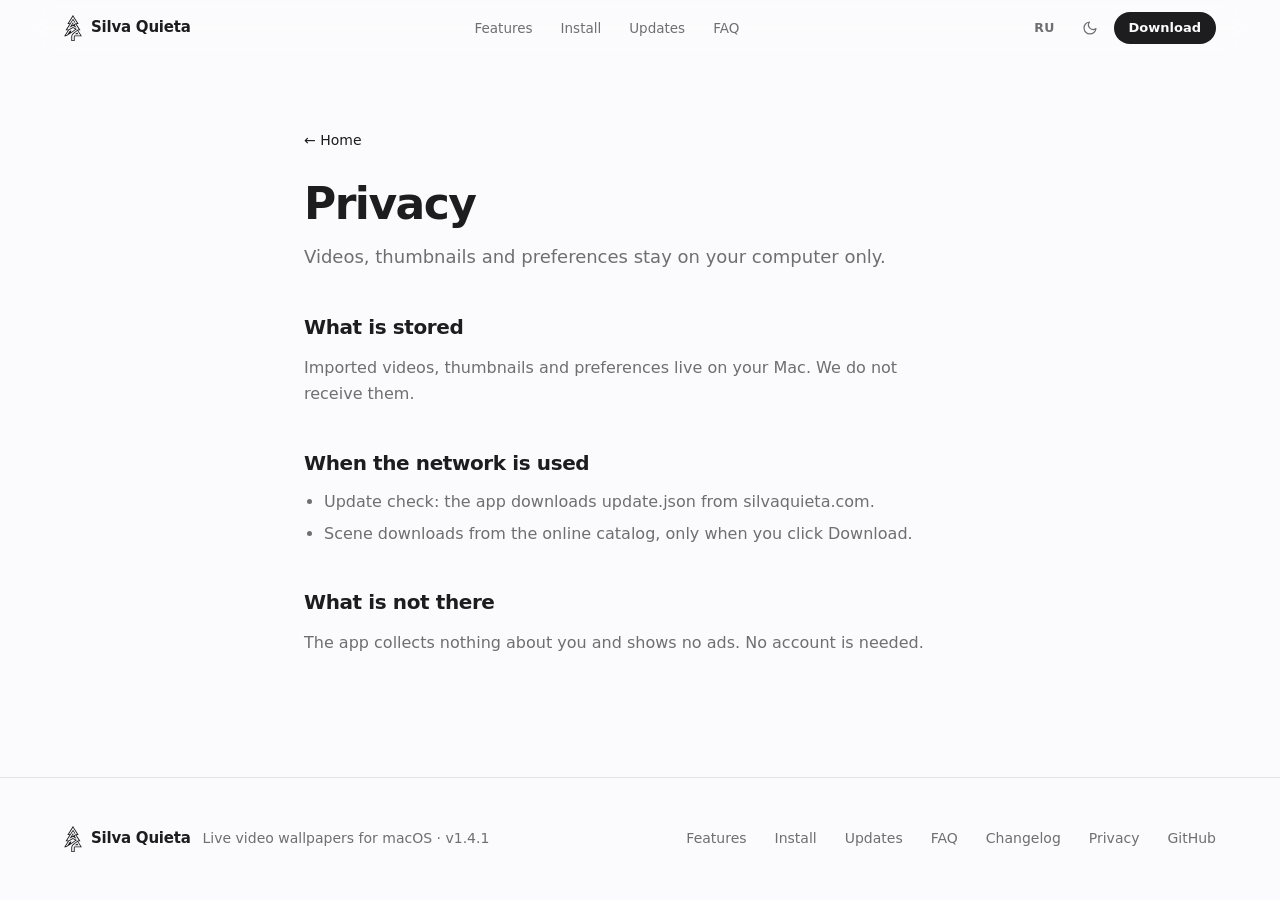
<file: privacy.html>
<!DOCTYPE html>
<html lang="ru" data-theme="dark">
<head>
  <meta charset="UTF-8">
  <meta name="viewport" content="width=device-width, initial-scale=1, viewport-fit=cover">
  <meta name="color-scheme" content="dark light">
  <title data-ru="Приватность Silva Quieta" data-en="Silva Quieta privacy">Приватность Silva Quieta</title>
  <meta name="description" content="Silva Quieta не собирает данные: видео, превью и настройки хранятся на вашем Mac." data-ru="Silva Quieta не собирает данные: видео, превью и настройки хранятся на вашем Mac." data-en="Silva Quieta collects no data: videos, thumbnails and preferences stay on your Mac.">
  <link rel="canonical" href="https://silvaquieta.com/privacy.html">
  <link rel="icon" href="favicon.ico?v=2" sizes="any">
  <link rel="icon" type="image/svg+xml" href="favicon.svg?v=2">
  <link rel="icon" type="image/png" sizes="48x48" href="favicon-48.png?v=2">
  <link rel="icon" type="image/png" sizes="96x96" href="favicon-96.png?v=2">
  <link rel="icon" type="image/png" sizes="192x192" href="icon-192.png?v=2">
  <link rel="apple-touch-icon" href="apple-touch-icon.png?v=2">
  <meta property="og:site_name" content="Silva Quieta">
  <meta property="og:type" content="website">
  <meta property="og:url" content="https://silvaquieta.com/privacy.html">
  <meta property="og:title" content="Приватность Silva Quieta">
  <meta property="og:description" content="Silva Quieta не собирает данные: видео, превью и настройки хранятся на вашем Mac.">
  <script>(function(){var d=document.documentElement,l,t;
try{l=localStorage.getItem('sq-lang');t=localStorage.getItem('sq-theme')}catch(e){}
if(l!=='ru'&&l!=='en'){l=/^en/i.test(navigator.language||'')?'en':'ru'}
if(t!=='dark'&&t!=='light'){t=window.matchMedia&&matchMedia('(prefers-color-scheme: light)').matches?'light':'dark'}
d.lang=l;d.setAttribute('data-theme',t);d.classList.add('js');
var el=document.querySelector('title');if(el&&el.getAttribute('data-'+l))document.title=el.getAttribute('data-'+l);})();</script>
  <link rel="stylesheet" href="style.css?v=1.4.1">
</head>
<body>
  <header class="topbar">
    <div class="wrap bar">
      <a href="index.html" class="logo"><svg width="18" height="26" viewBox="0 0 385.00 562.25" fill="currentColor" fill-rule="evenodd" aria-hidden="true"><path d="M309.50 418.00 283.25 376.00 282.25 375.75 241.00 408.50 228.75 417.50 228.50 418.50 309.25 418.50ZM193.00 0.00 191.75 0.50 164.25 45.25 69.75 195.25 70.00 196.25 115.75 196.00 116.50 197.25 30.50 331.75 30.75 332.25 79.25 332.25 79.75 333.50 0.00 459.25 0.25 460.00 26.75 459.75 36.25 458.25 51.25 453.00 70.00 443.00 139.75 400.00 195.50 363.25 233.00 336.75 273.50 305.50 273.50 304.75 200.50 264.75 193.25 261.00 192.00 261.00 96.50 312.75 94.50 313.50 65.50 313.50 65.00 312.75 191.75 115.25 192.75 115.00 193.75 116.00 227.25 168.50 228.75 168.25 243.25 159.50 194.25 81.50 192.25 79.50 130.50 175.75 128.75 177.50 104.75 177.50 104.00 177.00 107.25 170.75 175.00 64.00 191.50 37.25 193.00 36.50 281.25 177.00 280.50 177.50 255.25 177.50 252.25 178.75 194.50 213.50 169.50 227.25 169.25 226.50 193.00 190.50 207.50 180.75 207.25 179.00 203.25 173.75 192.50 156.75 191.75 157.00 126.75 257.75 114.25 278.25 126.75 272.00 188.00 238.25 193.00 236.50 195.75 237.25 254.50 270.00 271.00 278.50 230.25 214.25 230.25 213.50 232.75 211.50 248.75 202.00 253.50 208.25 265.75 228.25 275.50 242.75 319.25 311.75 319.50 313.00 319.00 313.50 299.75 313.75 295.25 314.75 289.50 317.75 242.50 355.00 219.25 372.50 191.75 395.00 181.50 405.25 171.75 418.00 165.50 429.25 161.75 438.25 158.50 449.00 156.50 460.75 155.75 472.50 156.00 562.25 228.75 562.00 229.00 464.25 229.75 462.00 232.25 460.00 384.50 460.00 385.00 459.50 305.00 333.25 305.50 332.25 354.00 332.25 354.00 331.25 268.25 197.00 269.25 196.00 315.00 196.25 315.25 195.50 221.25 46.00ZM288.75 343.25 350.50 439.75 350.50 440.75 350.00 441.25 231.00 441.25 227.75 441.75 222.25 443.75 218.25 446.50 214.75 450.25 211.75 455.75 210.50 460.75 210.25 543.00 209.00 543.75 175.25 543.50 174.50 542.75 174.75 466.75 176.25 456.00 178.25 448.25 181.25 440.25 185.25 432.00 191.25 422.75 196.50 416.50 209.75 404.00 288.00 343.00ZM238.50 307.50 238.50 308.50 233.75 312.75 209.75 330.50 149.25 371.50 148.25 370.50 155.25 328.25 122.25 345.75 119.75 348.25 75.50 417.00 68.00 422.50 54.75 430.50 38.75 438.50 35.50 439.00 40.25 430.50 104.50 330.00 106.50 328.25 192.00 282.25 193.50 282.50Z"/></svg><span>Silva Quieta</span></a>
      <nav class="menu" id="menu" aria-label="Main">
        <a href="index.html#features"><span class="ru">Возможности</span><span class="en">Features</span></a>
        <a href="index.html#install"><span class="ru">Установка</span><span class="en">Install</span></a>
        <a href="index.html#updates"><span class="ru">Обновления</span><span class="en">Updates</span></a>
        <a href="index.html#faq"><span class="ru">Вопросы</span><span class="en">FAQ</span></a>
      </nav>
      <div class="controls">
        <button id="lang-btn" class="icon-btn text" type="button" aria-label="Language"><span class="ru">EN</span><span class="en">RU</span></button>
        <button id="theme-btn" class="icon-btn" type="button" aria-label="Theme"><svg class="i-sun" width="16" height="16" viewBox="0 0 24 24" fill="none" stroke="currentColor" stroke-width="1.8" stroke-linecap="round" aria-hidden="true"><circle cx="12" cy="12" r="4"/><path d="M12 2v2M12 20v2M4.9 4.9l1.4 1.4M17.7 17.7l1.4 1.4M2 12h2M20 12h2M4.9 19.1l1.4-1.4M17.7 6.3l1.4-1.4"/></svg><svg class="i-moon" width="16" height="16" viewBox="0 0 24 24" fill="none" stroke="currentColor" stroke-width="1.8" stroke-linecap="round" stroke-linejoin="round" aria-hidden="true"><path d="M21 12.8A9 9 0 1 1 11.2 3a7 7 0 0 0 9.8 9.8z"/></svg></button>
        <a href="https://github.com/matviukuzmenko-cloud/silva-quieta/releases/latest/download/Silva.Quieta.dmg" class="btn sm" data-dl><span class="ru">Скачать</span><span class="en">Download</span></a>
        <button id="menu-btn" class="icon-btn burger" type="button" aria-label="Menu" aria-expanded="false" aria-controls="menu"><svg width="16" height="16" viewBox="0 0 24 24" fill="none" stroke="currentColor" stroke-width="1.8" stroke-linecap="round" aria-hidden="true"><path d="M4 7h16M4 12h16M4 17h16"/></svg></button>
      </div>
    </div>
  </header>

  <main class="wrap prose">
    <a class="back" href="index.html"><span class="ru">← На главную</span><span class="en">← Home</span></a>
    <h1><span class="ru">Приватность</span><span class="en">Privacy</span></h1>
    <p class="ru sub-lead">Видео, превью и настройки лежат только на вашем компьютере.</p>
<p class="en sub-lead">Videos, thumbnails and preferences stay on your computer only.</p>
    <h2><span class="ru">Что хранится</span><span class="en">What is stored</span></h2>
    <p class="ru">Добавленные видео, превью и настройки находятся на вашем Mac. Мы их не получаем.</p>
<p class="en">Imported videos, thumbnails and preferences live on your Mac. We do not receive them.</p>
    <h2><span class="ru">Когда используется интернет</span><span class="en">When the network is used</span></h2>
    <ul>
      <li><span class="ru">Проверка обновлений: приложение скачивает файл update.json с silvaquieta.com.</span><span class="en">Update check: the app downloads update.json from silvaquieta.com.</span></li>
      <li><span class="ru">Загрузка сцен из онлайн-каталога, когда вы сами нажимаете «Скачать».</span><span class="en">Scene downloads from the online catalog, only when you click Download.</span></li>
    </ul>
    <h2><span class="ru">Чего нет</span><span class="en">What is not there</span></h2>
    <p class="ru">Приложение ничего не собирает о вас и не показывает рекламу. Аккаунт не нужен.</p>
<p class="en">The app collects nothing about you and shows no ads. No account is needed.</p>
  </main>

  <footer class="site-footer">
    <div class="wrap foot">
      <div class="foot-brand">
        <a href="index.html" class="logo"><svg width="18" height="26" viewBox="0 0 385.00 562.25" fill="currentColor" fill-rule="evenodd" aria-hidden="true"><path d="M309.50 418.00 283.25 376.00 282.25 375.75 241.00 408.50 228.75 417.50 228.50 418.50 309.25 418.50ZM193.00 0.00 191.75 0.50 164.25 45.25 69.75 195.25 70.00 196.25 115.75 196.00 116.50 197.25 30.50 331.75 30.75 332.25 79.25 332.25 79.75 333.50 0.00 459.25 0.25 460.00 26.75 459.75 36.25 458.25 51.25 453.00 70.00 443.00 139.75 400.00 195.50 363.25 233.00 336.75 273.50 305.50 273.50 304.75 200.50 264.75 193.25 261.00 192.00 261.00 96.50 312.75 94.50 313.50 65.50 313.50 65.00 312.75 191.75 115.25 192.75 115.00 193.75 116.00 227.25 168.50 228.75 168.25 243.25 159.50 194.25 81.50 192.25 79.50 130.50 175.75 128.75 177.50 104.75 177.50 104.00 177.00 107.25 170.75 175.00 64.00 191.50 37.25 193.00 36.50 281.25 177.00 280.50 177.50 255.25 177.50 252.25 178.75 194.50 213.50 169.50 227.25 169.25 226.50 193.00 190.50 207.50 180.75 207.25 179.00 203.25 173.75 192.50 156.75 191.75 157.00 126.75 257.75 114.25 278.25 126.75 272.00 188.00 238.25 193.00 236.50 195.75 237.25 254.50 270.00 271.00 278.50 230.25 214.25 230.25 213.50 232.75 211.50 248.75 202.00 253.50 208.25 265.75 228.25 275.50 242.75 319.25 311.75 319.50 313.00 319.00 313.50 299.75 313.75 295.25 314.75 289.50 317.75 242.50 355.00 219.25 372.50 191.75 395.00 181.50 405.25 171.75 418.00 165.50 429.25 161.75 438.25 158.50 449.00 156.50 460.75 155.75 472.50 156.00 562.25 228.75 562.00 229.00 464.25 229.75 462.00 232.25 460.00 384.50 460.00 385.00 459.50 305.00 333.25 305.50 332.25 354.00 332.25 354.00 331.25 268.25 197.00 269.25 196.00 315.00 196.25 315.25 195.50 221.25 46.00ZM288.75 343.25 350.50 439.75 350.50 440.75 350.00 441.25 231.00 441.25 227.75 441.75 222.25 443.75 218.25 446.50 214.75 450.25 211.75 455.75 210.50 460.75 210.25 543.00 209.00 543.75 175.25 543.50 174.50 542.75 174.75 466.75 176.25 456.00 178.25 448.25 181.25 440.25 185.25 432.00 191.25 422.75 196.50 416.50 209.75 404.00 288.00 343.00ZM238.50 307.50 238.50 308.50 233.75 312.75 209.75 330.50 149.25 371.50 148.25 370.50 155.25 328.25 122.25 345.75 119.75 348.25 75.50 417.00 68.00 422.50 54.75 430.50 38.75 438.50 35.50 439.00 40.25 430.50 104.50 330.00 106.50 328.25 192.00 282.25 193.50 282.50Z"/></svg><span>Silva Quieta</span></a>
        <span class="foot-note"><span class="ru">Живые видео-обои для macOS</span><span class="en">Live video wallpapers for macOS</span> · v<span data-ver>1.4.1</span></span>
      </div>
      <nav class="foot-links" aria-label="Footer">
        <a href="index.html#features"><span class="ru">Возможности</span><span class="en">Features</span></a>
        <a href="index.html#install"><span class="ru">Установка</span><span class="en">Install</span></a>
        <a href="index.html#updates"><span class="ru">Обновления</span><span class="en">Updates</span></a>
        <a href="index.html#faq"><span class="ru">Вопросы</span><span class="en">FAQ</span></a>
        <a href="changelog.html"><span class="ru">Изменения</span><span class="en">Changelog</span></a>
        <a href="privacy.html"><span class="ru">Приватность</span><span class="en">Privacy</span></a>
        <a href="https://github.com/matviukuzmenko-cloud/silva-quieta">GitHub</a>
      </nav>
    </div>
  </footer>

  <script src="script.js?v=1.4.1"></script>
</body>
</html>
</file>
<file: style.css>
:root {
  color-scheme: light;
  --bg: #fbfbfd;
  --surface: #ffffff;
  --surface-2: #f3f3f6;
  --border: rgba(0, 0, 0, 0.09);
  --border-strong: rgba(0, 0, 0, 0.18);
  --text: #1d1d1f;
  --muted: #6e6e73;
  --accent: #1d1d1f;
  --on-solid: #ffffff;
  --shadow: 0 1px 2px rgba(0, 0, 0, 0.04), 0 12px 32px -12px rgba(0, 0, 0, 0.12);
  --font: -apple-system, BlinkMacSystemFont, "SF Pro Text", "Inter", "Segoe UI", system-ui, sans-serif;
  --mono: ui-monospace, "SF Mono", Menlo, Consolas, monospace;
  --ease: cubic-bezier(0.25, 0.1, 0.25, 1);
  --out: cubic-bezier(0.16, 1, 0.3, 1);
  --card: #F5F6F8;
  --win-shadow: 0 30px 80px rgba(0, 0, 0, 0.12);
}

:root[data-theme="dark"] {
  color-scheme: dark;
  --bg: #0b0c0d;
  --surface: #141516;
  --surface-2: #1b1c1e;
  --border: rgba(255, 255, 255, 0.09);
  --border-strong: rgba(255, 255, 255, 0.2);
  --text: #f5f5f7;
  --muted: #9a9aa1;
  --accent: #f5f5f7;
  --on-solid: #0b0c0d;
  --shadow: 0 1px 2px rgba(0, 0, 0, 0.4), 0 16px 40px -12px rgba(0, 0, 0, 0.6);
  --card: #12161B;
  --win-shadow: 0 30px 80px rgba(0, 0, 0, 0.55);
}

html:not([lang="en"]) .en,
html[lang="en"] .ru {
  display: none !important;
}

*, *::before, *::after { box-sizing: border-box; }
* { margin: 0; padding: 0; }

html {
  scroll-behavior: smooth;
  scroll-padding-top: 56px;
  -webkit-text-size-adjust: 100%;
}

body {
  font-family: var(--font);
  font-size: 16px;
  line-height: 1.55;
  color: var(--text);
  background: var(--bg);
  -webkit-font-smoothing: antialiased;
  text-rendering: optimizeLegibility;
  min-height: 100vh;
  overflow-x: clip;
  display: flex;
  flex-direction: column;
}

main { flex: 1; }

img { display: block; max-width: 100%; }
a { color: inherit; }
button { font: inherit; color: inherit; }
code, kbd { font-family: var(--mono); }
h1, h2, h3 { text-wrap: balance; }
p, li { text-wrap: pretty; }
[hidden] { display: none !important; }

:focus-visible {
  outline: 2px solid var(--accent);
  outline-offset: 2px;
  border-radius: 6px;
}

.wrap {
  width: 100%;
  max-width: 1200px;
  margin: 0 auto;
  padding: 0 24px;
}

.topbar {
  position: sticky;
  top: 0;
  z-index: 50;
  background: color-mix(in srgb, var(--bg) 78%, transparent);
  -webkit-backdrop-filter: saturate(180%) blur(20px);
  backdrop-filter: saturate(180%) blur(20px);
  transition: background-color 0.5s var(--ease);
}
.topbar.scrolled { background: color-mix(in srgb, var(--bg) 86%, transparent); }

.bar {
  height: 56px;
  display: flex;
  align-items: center;
  gap: 24px;
}

.logo {
  display: inline-flex;
  align-items: center;
  gap: 9px;
  font-weight: 650;
  font-size: 15px;
  letter-spacing: -0.015em;
  text-decoration: none;
  flex: none;
}
.logo svg { display: block; color: var(--accent); }

.menu {
  flex: 1;
  display: flex;
  justify-content: center;
  gap: 4px;
}
.menu a {
  padding: 6px 12px;
  border-radius: 8px;
  font-size: 13.5px;
  color: var(--muted);
  text-decoration: none;
  transition: color 0.2s var(--ease), background-color 0.2s var(--ease);
}
.menu a:hover { color: var(--text); background: var(--surface-2); }
.menu a.active { color: var(--text); }

.controls {
  display: flex;
  align-items: center;
  gap: 8px;
  flex: none;
  margin-left: auto;
}

.btn,
.btn-ghost,
.chip,
.icon-btn {
  display: inline-flex;
  align-items: center;
  justify-content: center;
  gap: 8px;
  border: 1px solid transparent;
  cursor: pointer;
  text-decoration: none;
  white-space: nowrap;
  transition: background-color 0.2s var(--ease), border-color 0.2s var(--ease),
    color 0.2s var(--ease), opacity 0.2s var(--ease),
    transform 0.45s cubic-bezier(0.16, 1, 0.3, 1), box-shadow 0.45s cubic-bezier(0.16, 1, 0.3, 1);
}

.btn {
  height: 44px;
  padding: 0 22px;
  border-radius: 999px;
  background: var(--text);
  color: var(--bg);
  font-size: 15px;
  font-weight: 600;
}
.btn { position: relative; overflow: hidden; }
.btn::after {
  content: "";
  position: absolute;
  top: 0;
  right: 0;
  bottom: 0;
  left: 0;
  background: linear-gradient(110deg, transparent 30%, color-mix(in srgb, var(--bg) 38%, transparent) 50%, transparent 70%);
  transform: translateX(-130%);
  pointer-events: none;
}
.btn:hover { transform: translateY(-1px); box-shadow: 0 8px 22px -12px color-mix(in srgb, var(--text) 45%, transparent); }
.btn:hover::after { transform: translateX(130%); transition: transform 0.9s cubic-bezier(0.16, 1, 0.3, 1); }
.btn:active, .btn-ghost:active { transform: scale(0.97); transition-duration: 0.12s; }

.btn-ghost {
  height: 44px;
  padding: 0 22px;
  border-radius: 999px;
  border-color: var(--border-strong);
  font-size: 15px;
  font-weight: 500;
}
.btn-ghost:hover { background: var(--surface-2); transform: translateY(-1px); }

.btn.sm, .btn-ghost.sm { height: 32px; padding: 0 14px; font-size: 13px; }

.chip {
  height: 30px;
  padding: 0 12px;
  border-radius: 999px;
  background: transparent;
  border-color: var(--border);
  color: var(--muted);
  font-size: 13px;
  font-weight: 500;
}
.chip:hover { color: var(--text); border-color: var(--border-strong); }
.chip.on { background: var(--text); color: var(--bg); border-color: var(--text); }

.icon-btn {
  width: 32px;
  height: 32px;
  border-radius: 8px;
  background: transparent;
  color: var(--muted);
}
.icon-btn:hover { color: var(--text); background: var(--surface-2); }
.icon-btn.text { width: auto; padding: 0 10px; font-size: 12.5px; font-weight: 600; letter-spacing: 0.02em; }

:root[data-theme="dark"] .i-moon,
:root:not([data-theme="dark"]) .i-sun { display: none; }

.burger { display: none; }

.hero {
  position: relative;
  isolation: isolate;
  padding: 120px 0 72px;
  text-align: center;
}
.js .hero h1:not(.split) { visibility: hidden; animation: sq-show 0s 1.5s forwards; }
@keyframes sq-show { to { visibility: visible; } }
.hero h1 .w {
  display: inline-block;
  overflow: hidden;
  vertical-align: top;
  padding: 0.06em 0.05em 0.16em;
  margin: -0.06em -0.05em -0.16em;
}
.hero h1 .wi {
  display: inline-block;
  animation: sq-rise 1.1s cubic-bezier(0.16, 1, 0.3, 1) both;
  animation-delay: calc(var(--i, 0) * 90ms + 120ms);
}
@keyframes sq-rise {
  from { transform: translateY(108%) rotate(2.5deg); opacity: 0; filter: blur(6px); }
  to { transform: none; opacity: 1; filter: none; }
}
.hero h1 {
  font-size: clamp(44px, 7.4vw, 88px);
  font-weight: 800;
  line-height: 1.03;
  letter-spacing: -0.045em;
  margin-bottom: 22px;
}
.hero .lead {
  max-width: 600px;
  margin: 0 auto 36px;
  font-size: 18px;
  line-height: 1.55;
  color: var(--muted);
}
.cta-row {
  display: flex;
  justify-content: center;
  flex-wrap: wrap;
  gap: 10px;
}
.hero .note {
  margin-top: 18px;
  font-size: 13px;
  color: var(--muted);
}

.stats { padding-top: 72px; padding-bottom: 72px; }
.stats-grid {
  display: grid;
  grid-template-columns: repeat(2, 1fr);
  gap: 32px;
  max-width: 560px;
  margin: 0 auto;
  text-align: center;
}
.stat-num {
  font-size: clamp(36px, 4.5vw, 54px);
  font-weight: 800;
  letter-spacing: -0.04em;
  line-height: 1.05;
  font-variant-numeric: tabular-nums;
  color: var(--text);
}
.stat-label {
  display: inline-flex;
  align-items: center;
  justify-content: center;
  gap: 6px;
  margin-top: 10px;
  font-size: 14px;
  color: var(--muted);
}
.stat-label svg { flex: none; }

.shot {
  margin: 64px auto 0;
  max-width: 920px;
}
.shot img {
  width: 100%;
  height: auto;
  border-radius: 14px;
  border: 1px solid var(--border);
  box-shadow: var(--shadow);
  will-change: transform;
}

.facts {
  display: grid;
  grid-template-columns: repeat(3, 1fr);
  max-width: 760px;
  margin: 72px auto 0;
}
.facts > div { padding: 24px 12px 0; }
.facts dt {
  font-size: clamp(32px, 4vw, 44px);
  font-weight: 800;
  letter-spacing: -0.03em;
  line-height: 1.1;
  font-variant-numeric: tabular-nums;
}
.facts dt small { font-size: 15px; font-weight: 500; color: var(--muted); letter-spacing: 0; }
.facts dd { margin-top: 6px; font-size: 13px; color: var(--muted); }

.section {
  padding-top: 96px;
  padding-bottom: 96px;
  scroll-margin-top: 56px;
}
.section-head { max-width: 680px; margin-bottom: 48px; }
.section-head h2 {
  font-size: clamp(32px, 3.8vw, 46px);
  font-weight: 800;
  letter-spacing: -0.03em;
  line-height: 1.1;
  margin-bottom: 14px;
}
.section-head p { font-size: 17px; color: var(--muted); line-height: 1.6; max-width: 56ch; }

.showcase { padding-top: 8px; padding-bottom: 0; }
.fade-out {
  opacity: calc(1 - var(--e) * 0.95);
  filter: blur(calc(var(--e) * 7px));
  translate: 0 calc(var(--e) * -14px);
}
.reel {
  display: flex;
  align-items: center;
  gap: 12px;
  height: 360px;
}
.clip {
  position: relative;
  flex: 1 1 0;
  min-width: 0;
  height: 84%;
  overflow: hidden;
  border-radius: 20px;
  background: var(--surface-2);
  cursor: pointer;
  outline: none;
  transition: flex-grow 0.8s cubic-bezier(0.16, 1, 0.3, 1), height 0.8s cubic-bezier(0.16, 1, 0.3, 1), box-shadow 0.8s var(--ease);
}
.clip.on {
  flex-grow: 2.4;
  height: 100%;
  box-shadow: var(--win-shadow);
}
.clip video {
  position: absolute;
  top: 0;
  left: 0;
  width: 100%;
  height: 100%;
  object-fit: cover;
  transform: scale(1.1);
  filter: brightness(0.62) saturate(0.85);
  transition: transform 0.9s cubic-bezier(0.16, 1, 0.3, 1), filter 0.9s var(--ease);
}
.clip.on video {
  transform: scale(1);
  filter: none;
}
.clip::after {
  content: "";
  position: absolute;
  top: 0;
  right: 0;
  bottom: 0;
  left: 0;
  background: linear-gradient(to top, rgba(0, 0, 0, 0.5), transparent 38%);
  pointer-events: none;
}
.clip figcaption {
  position: absolute;
  left: 16px;
  right: 16px;
  bottom: 14px;
  z-index: 1;
  color: #fff;
  font-size: 13px;
  font-weight: 600;
  white-space: nowrap;
  overflow: hidden;
  text-overflow: ellipsis;
}
.clip:focus-visible { outline: 2px solid var(--accent); outline-offset: 3px; }

/* Full-width typographic rows with scroll focus */
.f-list { max-width: 1120px; }
.f-row {
  display: grid;
  grid-template-columns: minmax(280px, 0.9fr) minmax(0, 1.4fr);
  gap: 48px;
  padding: 44px 0;
}
.f-row h3 {
  font-size: clamp(26px, 3vw, 38px);
  font-weight: 700;
  letter-spacing: -0.03em;
  line-height: 1.1;
}
.f-body p { font-size: clamp(17px, 1.5vw, 20px); line-height: 1.55; color: var(--muted); }
.f-body strong { color: var(--text); font-weight: 650; }
.f-body code { font-size: 0.82em; padding: 2px 7px; border-radius: 7px; background: var(--surface-2); color: var(--text); }
.js .f-row {
  opacity: 0.22;
  filter: blur(3px);
  transform: translateY(14px) scale(0.99);
  transform-origin: 0 50%;
  transition: opacity 0.35s ease-out, filter 0.35s ease-out, transform 0.45s cubic-bezier(0.16, 1, 0.3, 1);
  will-change: opacity, filter, transform;
}
.js .f-row.is-focus { opacity: 1; filter: blur(0px); transform: translateY(0) scale(1); }

.steps { display: grid; gap: 20px; }
.step {
  display: grid;
  grid-template-columns: minmax(0, 1fr) minmax(0, 1.8fr);
  gap: 40px;
  padding: 36px;
  background: var(--card);
  border: 1px solid transparent;
  border-radius: 24px;
  transition: border-color 0.5s var(--out), background-color 0.5s var(--out);
}
.step h3 { font-size: 20px; font-weight: 700; letter-spacing: -0.025em; line-height: 1.3; }
.step h3 time { display: block; margin-top: 4px; font-size: 13px; font-weight: 400; color: var(--muted); }
.step p, .step li { font-size: 15.5px; line-height: 1.7; color: var(--muted); }
.step strong { color: var(--text); font-weight: 600; }
.step .cta-row { justify-content: flex-start; margin-top: 16px; }
.plain { list-style: none; display: grid; gap: 8px; }
.plain li { position: relative; padding-left: 16px; }
.plain li::before { content: ""; position: absolute; left: 0; top: 0.7em; width: 4px; height: 4px; border-radius: 50%; background: var(--muted); }
ol.plain { counter-reset: n; }
ol.plain li { counter-increment: n; padding-left: 30px; }
ol.plain li::before {
  content: counter(n) ".";
  top: 0;
  width: 22px;
  height: auto;
  border-radius: 0;
  background: none;
  color: var(--muted);
  font-variant-numeric: tabular-nums;
}
.prose h2 time { margin-left: 10px; font-size: 13px; font-weight: 400; color: var(--muted); letter-spacing: 0; }
.faq-list { max-width: 820px; display: grid; gap: 12px; }

.two-col { display: grid; grid-template-columns: 1fr 1fr; gap: 56px; }
.two-col h3 {
  font-size: 13px;
  font-weight: 600;
  color: var(--muted);
  text-transform: uppercase;
  letter-spacing: 0.06em;
  margin-bottom: 8px;
}
.rows { border-top: 1px solid var(--border); }
.row {
  display: flex;
  justify-content: space-between;
  align-items: center;
  gap: 20px;
  padding: 14px 0;
  border-bottom: 1px solid var(--border);
  font-size: 15px;
}
.row > span:last-child { color: var(--muted); text-align: right; font-size: 14px; }
.keys { display: inline-flex; gap: 4px; flex: none; }
kbd {
  min-width: 26px;
  height: 26px;
  padding: 0 7px;
  display: inline-flex;
  align-items: center;
  justify-content: center;
  border-radius: 6px;
  border: 1px solid var(--border-strong);
  background: var(--surface);
  font-family: var(--font);
  font-size: 12.5px;
  font-weight: 500;
  color: var(--text);
}

.prose { max-width: 720px; padding-top: 72px; padding-bottom: 96px; }
.back {
  display: inline-block;
  margin-bottom: 28px;
  font-size: 14px;
  color: var(--muted);
  text-decoration: none;
}
.back:hover { color: var(--text); }
.prose h1 {
  font-size: clamp(32px, 5vw, 44px);
  font-weight: 650;
  letter-spacing: -0.035em;
  line-height: 1.1;
  margin-bottom: 14px;
}
.prose .sub-lead { font-size: 18px; color: var(--muted); margin-bottom: 40px; }
.prose h2 {
  font-size: 20px;
  font-weight: 600;
  letter-spacing: -0.02em;
  margin: 40px 0 10px;
}
.prose p, .prose li { color: var(--muted); font-size: 16px; line-height: 1.65; }
.prose p + p, .prose p + .cmd, .prose .cmd + p { margin-top: 12px; }
.prose strong { color: var(--text); font-weight: 600; }
.prose ul { padding-left: 20px; display: grid; gap: 6px; }
.prose details { margin-bottom: 12px; }
.prose a:not(.btn):not(.btn-ghost) { color: var(--text); text-underline-offset: 3px; text-decoration-color: var(--border-strong); }
.prose a:not(.btn):not(.btn-ghost):hover { text-decoration-color: var(--text); }
.prose .cta-row { justify-content: flex-start; margin: 28px 0 8px; }

.cmd {
  display: flex;
  align-items: center;
  justify-content: space-between;
  gap: 12px;
  margin: 12px 0;
  padding: 10px 10px 10px 18px;
  border-radius: 16px;
  background: var(--bg);
}
.cmd code { font-size: 13px; color: var(--text); overflow-x: auto; white-space: nowrap; }

details {
  background: var(--card);
  border: 1px solid transparent;
  border-radius: 24px;
  padding: 0 32px;
  transition: border-color 0.5s var(--out), background-color 0.5s var(--out);
}
summary {
  display: flex;
  justify-content: space-between;
  align-items: center;
  gap: 20px;
  padding: 24px 0;
  font-size: 18px;
  font-weight: 650;
  letter-spacing: -0.02em;
  cursor: pointer;
  list-style: none;
}
summary::-webkit-details-marker { display: none; }
summary::after {
  content: "";
  flex: none;
  width: 7px;
  height: 7px;
  border-right: 1.5px solid var(--muted);
  border-bottom: 1.5px solid var(--muted);
  transform: rotate(45deg);
  transition: transform 0.25s var(--ease);
}
details[open] summary::after { transform: rotate(225deg); }
details p { padding: 0 0 28px; max-width: 62ch; }

.release { padding: 8px 0 8px; }
.release time { font-size: 13px; color: var(--muted); margin-left: 8px; font-weight: 400; }

.site-footer {
  margin-top: 0;
  padding: 48px 0 calc(48px + env(safe-area-inset-bottom, 0px));
  border-top: 1px solid var(--border);
  font-size: 14px;
  color: var(--muted);
}
.foot { display: flex; flex-wrap: wrap; justify-content: space-between; align-items: center; gap: 24px 48px; }
.foot-brand { display: flex; align-items: center; flex-wrap: wrap; gap: 6px 12px; }
.foot-brand .logo { color: var(--text); }
.foot-note { white-space: nowrap; }
.foot-links { display: flex; flex-wrap: wrap; align-items: center; justify-content: flex-end; gap: 12px 28px; }
.foot-links a { color: var(--muted); text-decoration: none; transition: color 0.2s var(--ease); }
.foot-links a:hover { color: var(--text); }

.js .reveal {
  opacity: 0;
  transform: translateY(36px);
  filter: blur(8px);
  transition: opacity 1.1s var(--out), transform 1.1s var(--out), filter 1.1s var(--out);
  will-change: opacity, transform, filter;
}
.js .reveal.in { opacity: 1; transform: translateY(0); filter: blur(0); }

.leaving main, .leaving .site-footer { opacity: 0; transform: translateY(-8px); transition: opacity 0.26s ease, transform 0.26s ease; }
.theme-fade, .theme-fade *, .theme-fade *::before, .theme-fade *::after {
  transition: background-color 0.5s var(--ease), color 0.5s var(--ease), border-color 0.5s var(--ease), box-shadow 0.5s var(--ease) !important;
}
::view-transition-old(root), ::view-transition-new(root) { animation: none; mix-blend-mode: normal; }
::view-transition-old(root) { z-index: 1; }
::view-transition-new(root) { z-index: 2; }

@media (prefers-reduced-motion: reduce) {
  html { scroll-behavior: auto; }
  .js .f-row { opacity: 1; filter: none; transform: none; transition: none; }
  .js .reveal { opacity: 1; transform: none; filter: none; transition: none; }
  .hero h1 .wi { animation: none; }
  .btn::after { display: none; }
  .clip, .clip video { transition: none; }
  .leaving main, .leaving .site-footer { opacity: 1; transform: none; }
}

@media (max-width: 900px) {
  .step { grid-template-columns: minmax(0, 1fr); gap: 14px; }
  .step > div { min-width: 0; }
  .two-col { grid-template-columns: 1fr; gap: 40px; }
}

@media (max-width: 760px) {
  .f-row { grid-template-columns: minmax(0, 1fr); gap: 14px; padding: 32px 0; }
  .burger { display: inline-flex; }
  .menu {
    display: none;
    position: absolute;
    top: 56px;
    left: 0;
    right: 0;
    flex-direction: column;
    justify-content: flex-start;
    gap: 0;
    padding: 8px 16px 16px;
    background: var(--bg);
    box-shadow: 0 24px 40px -24px rgba(0, 0, 0, 0.25);
  }
  .menu.open { display: flex; }
  .menu a { padding: 12px 8px; font-size: 16px; }
  .bar .btn.sm { display: none; }
}

@media (max-width: 640px) {
  .wrap { padding: 0 16px; }
  .hero { padding: 72px 0 48px; }
  .hero .lead { font-size: 16.5px; }
  .section { padding-top: 56px; padding-bottom: 56px; }
  .section-head { margin-bottom: 28px; }
  .step { padding: 28px; border-radius: 20px; }
  details { padding: 0 22px; border-radius: 20px; }
  .facts { grid-template-columns: 1fr; margin-top: 40px; }
  .facts > div { padding: 16px 0; }
  .row { flex-direction: column; align-items: flex-start; gap: 6px; }
  .row > span:last-child { text-align: left; }
  .cta-row .btn, .cta-row .btn-ghost { width: 100%; }
}

@media (max-width: 560px) {
  .stats { padding-top: 48px; padding-bottom: 48px; }
  .stats-grid { grid-template-columns: 1fr; gap: 28px; }
}

@media (max-width: 760px) {
  .foot { flex-direction: column; align-items: flex-start; gap: 24px; }
  .foot-links { justify-content: flex-start; gap: 12px 24px; }
}


@media (max-width: 760px) {
  .reel { flex-direction: column; height: auto; }
  .clip, .clip.on { flex: none; width: 100%; height: auto; aspect-ratio: 16 / 9; box-shadow: none; }
  .clip video, .clip.on video { transform: none; filter: none; }
}

@media (hover: hover) {
  .step:hover, details:hover { border-color: var(--border-strong); }
}
@media (max-width: 640px) {
  summary { font-size: 16.5px; padding: 20px 0; }
  .section { padding-top: 64px; padding-bottom: 64px; }
  .stat-num { overflow-wrap: anywhere; }
}
@media (prefers-reduced-motion: reduce) {
  .step, details { transition: none; }
}
</file>
